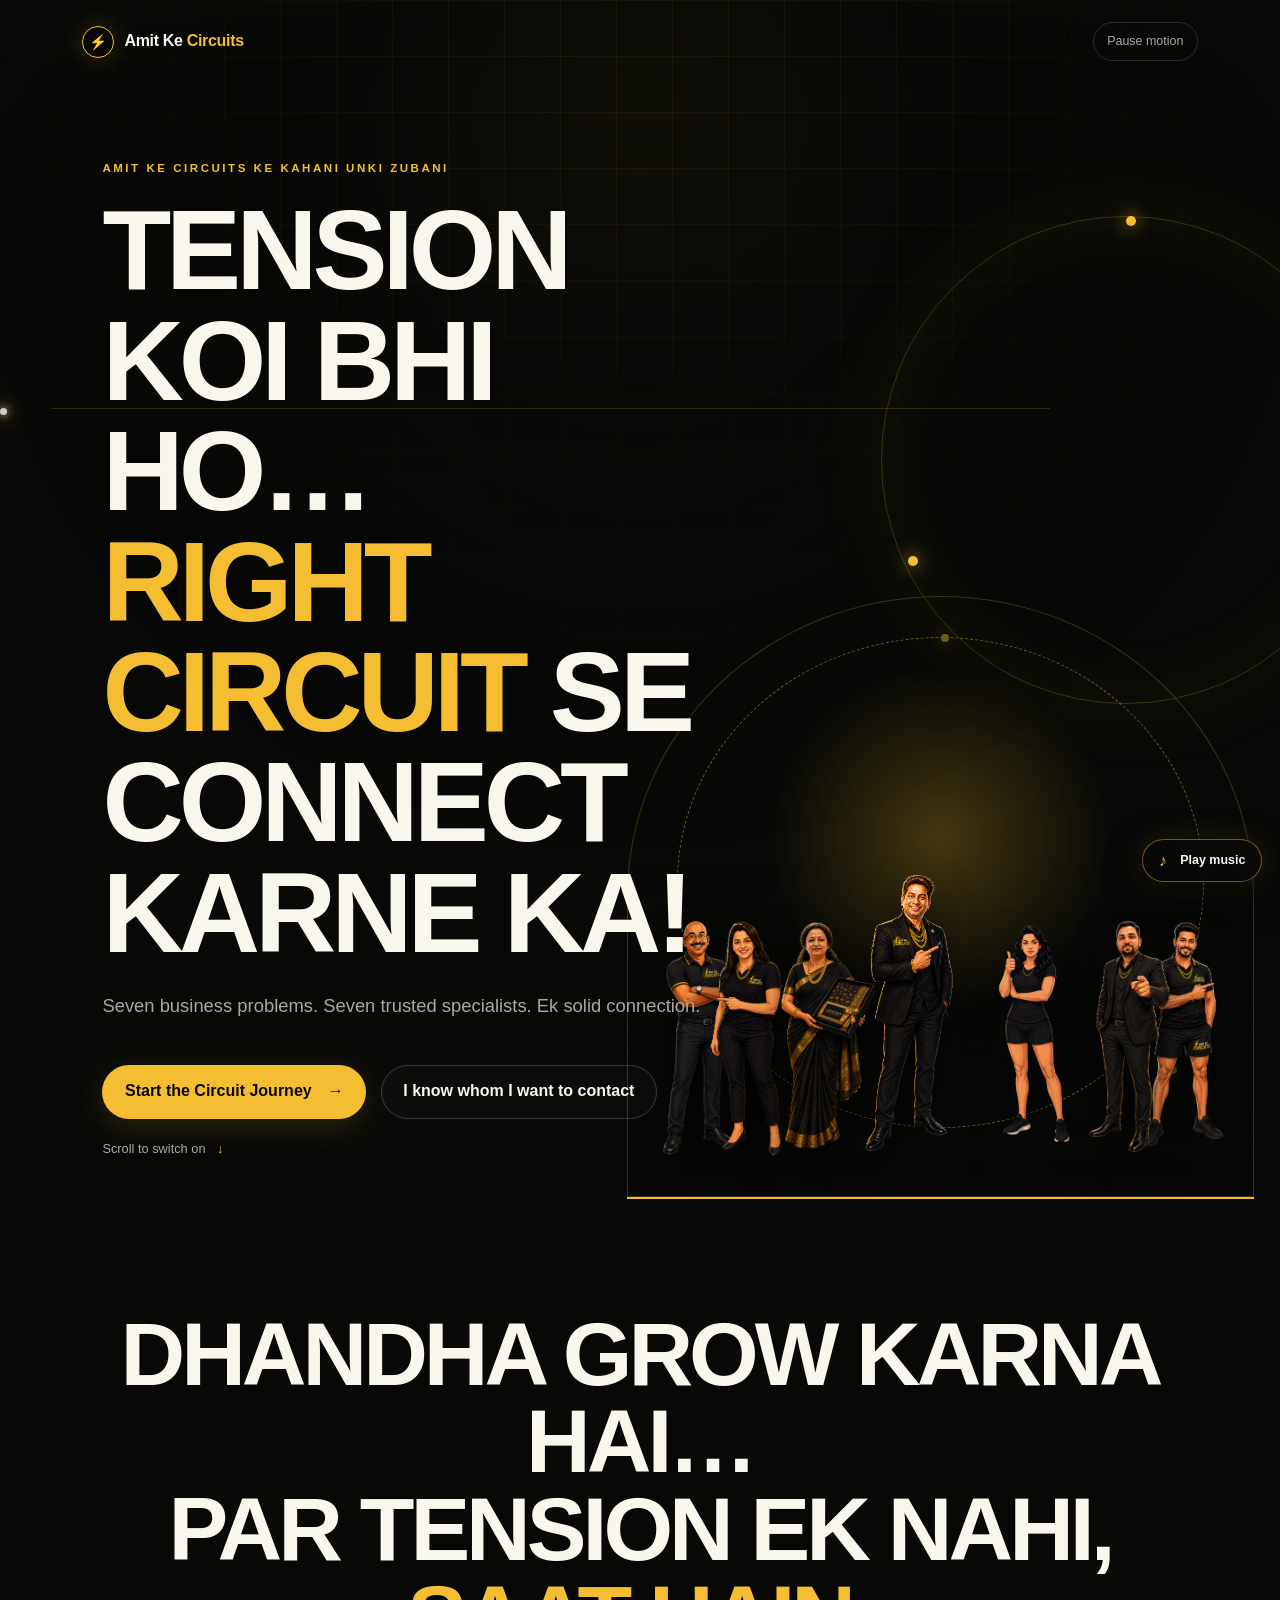
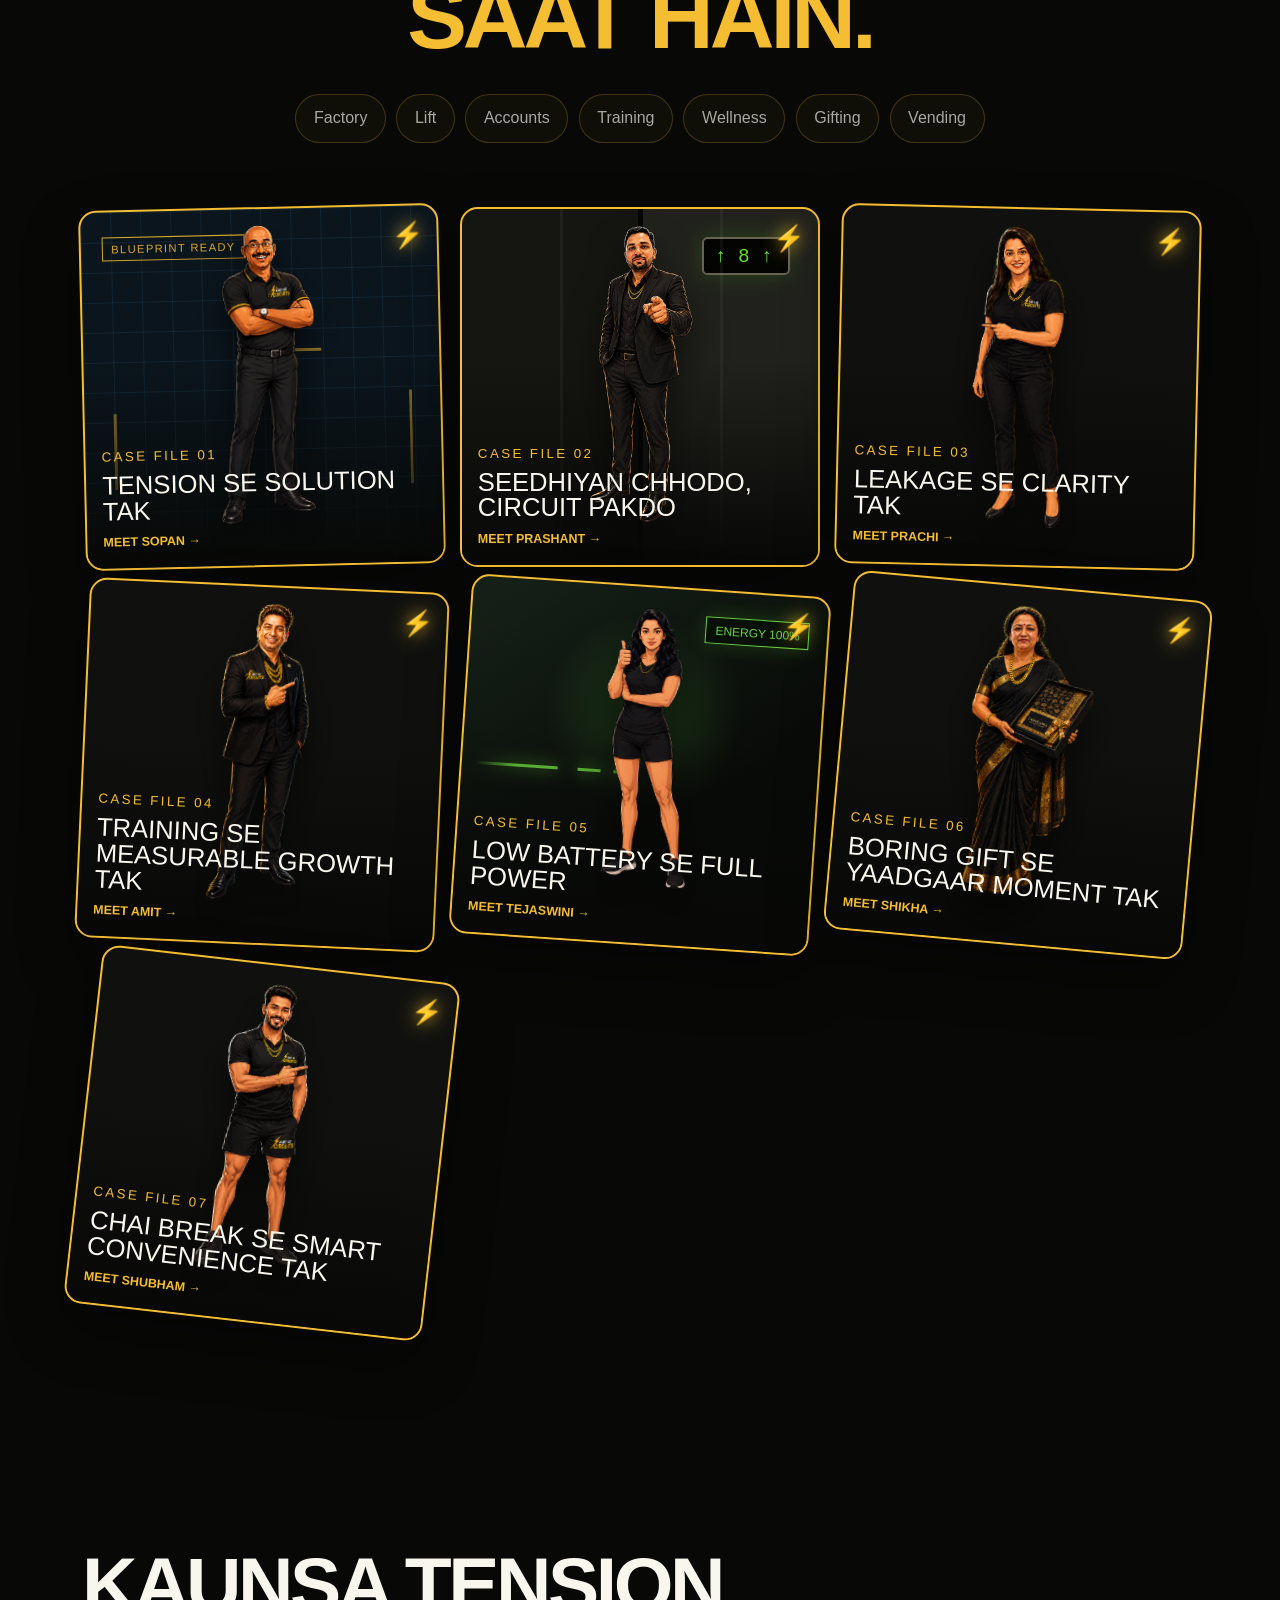
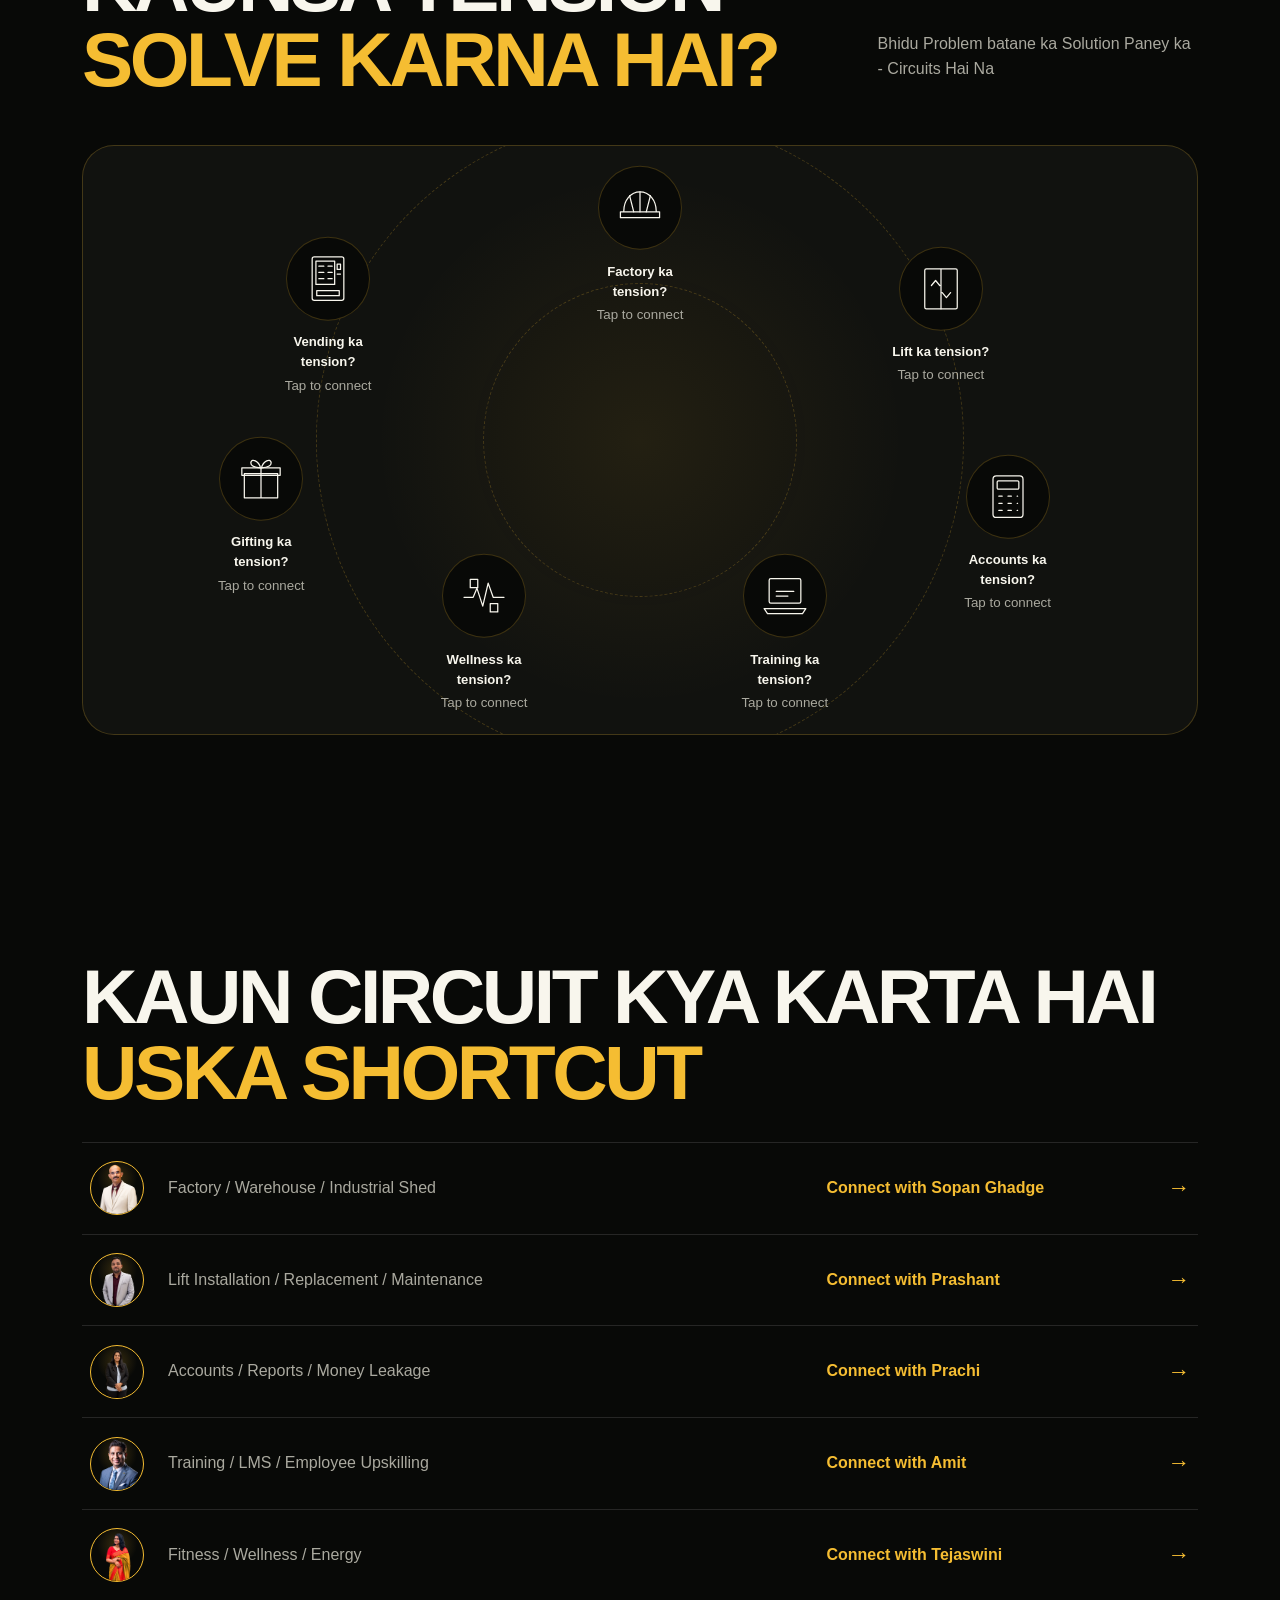
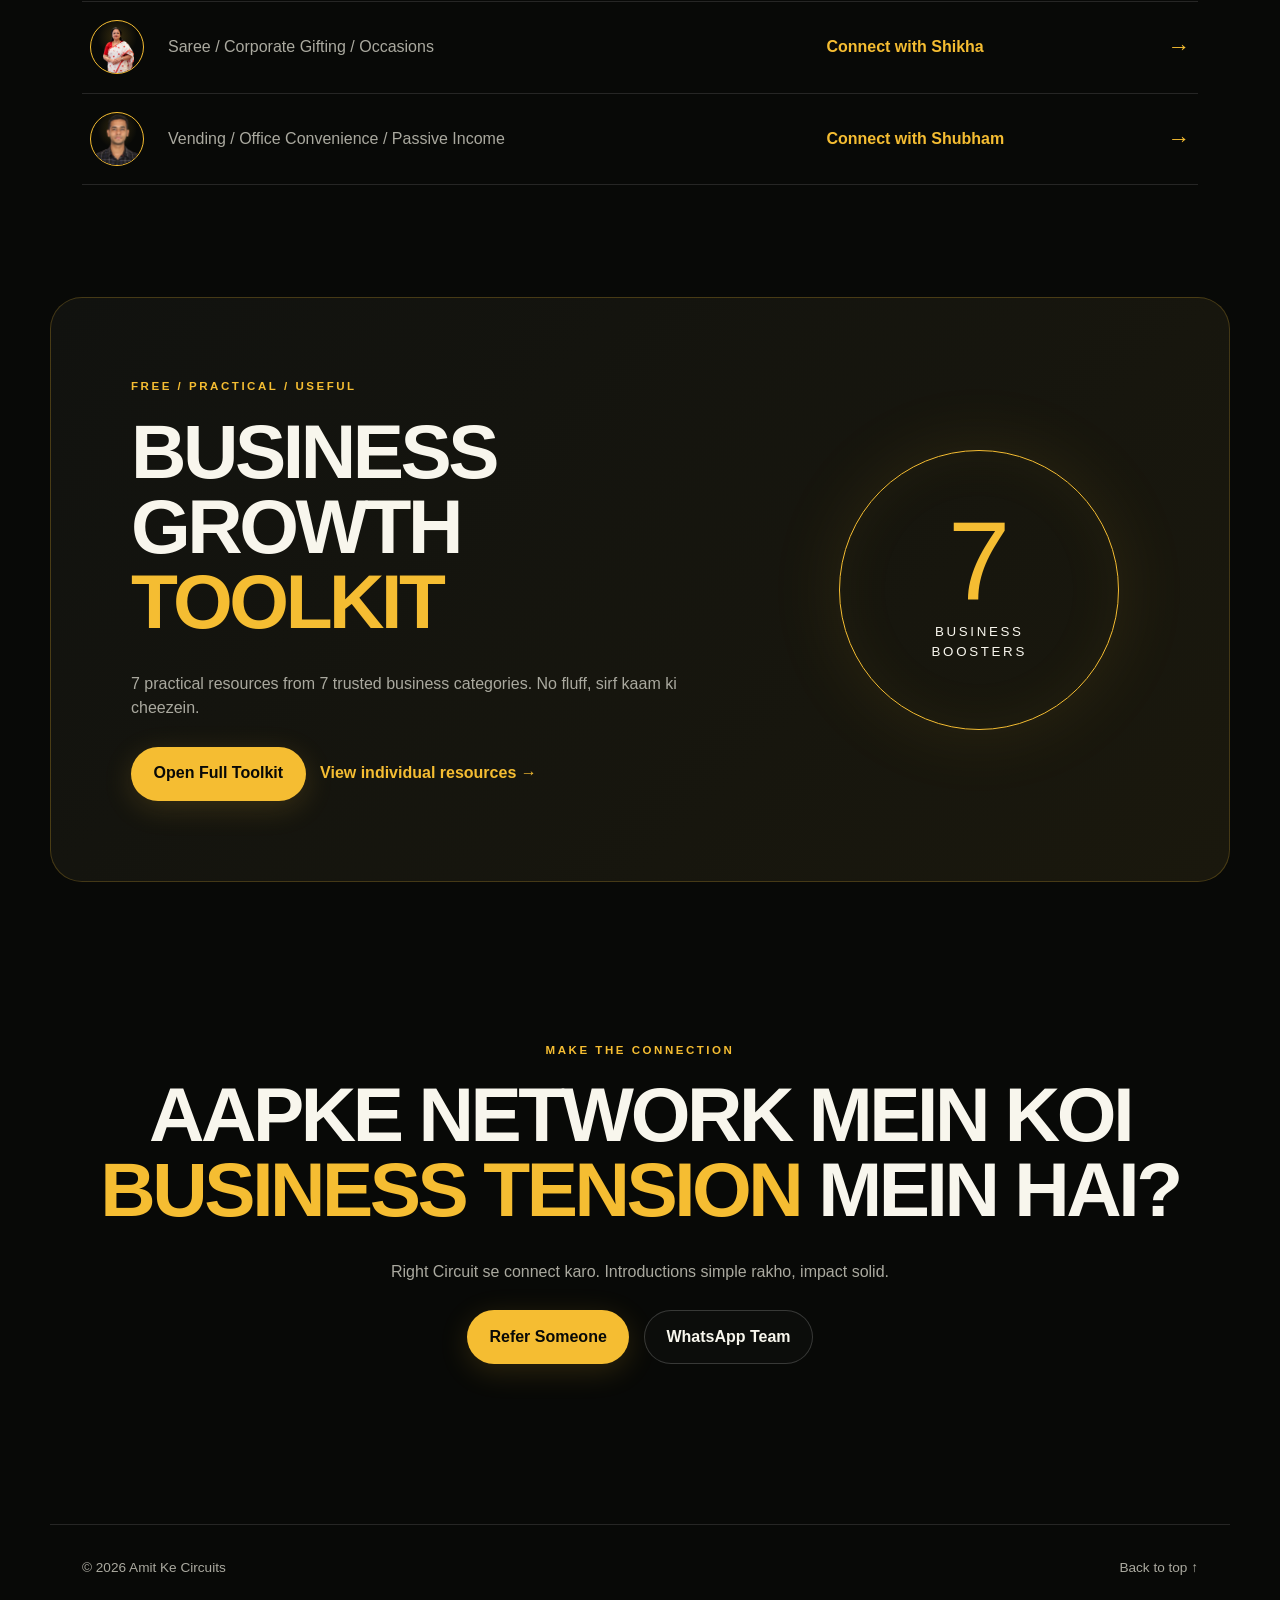
<file: index.html>
<!doctype html>
<html lang="en">
<head>
  <meta charset="utf-8">
  <meta name="viewport" content="width=device-width, initial-scale=1">
  <meta name="theme-color" content="#080907">
  <meta name="description" content="Amit Ke Circuits ke Kahani Unki Zubani.">
  <meta property="og:title" content="Amit Ke Circuits">
  <meta property="og:description" content="Tension koi bhi ho... Right Circuit se connect karne ka!">
  <meta name="apple-mobile-web-app-status-bar-style" content="black-translucent">

  <title>Amit Ke Circuits | Right Circuit se connection</title>
  <link rel="stylesheet" href="css/style.css">
  <link rel="stylesheet" href="css/animations.css">
  <link rel="stylesheet" href="css/responsive.css">

  
  <script src="js/data.js" defer></script>
  <script src="js/analytics.js" defer></script>
  <script src="js/audio.js" defer></script>
  <script src="js/main.js" defer></script>
</head>
<body class="home-page">
  <a class="skip-link" href="#main">Skip to journey</a>
  <div class="ambient-grid" aria-hidden="true"></div>
  <header class="site-header">
    <a class="brand" href="index.html" aria-label="Amit Ke Circuits home">
      <span class="brand-bolt">⚡</span><span>Amit Ke <strong>Circuits</strong></span>
    </a>
    <button class="sound-toggle" type="button" id="motion-toggle" aria-pressed="false">Pause motion</button>
  </header>

  <main id="main">
    <section class="hero" id="home" aria-labelledby="hero-title">
      <div class="spark-track" aria-hidden="true"><span class="spark"></span></div>
      <div class="eyebrow reveal-up">Amit Ke Circuits ke Kahani Unki Zubani</div>
      <h1 id="hero-title" class="reveal-up delay-1">Tension koi bhi ho…<br><span>right Circuit</span> se connect karne ka!</h1>
      <p class="hero-copy reveal-up delay-2">Seven business problems. Seven trusted specialists. Ek solid connection.</p>
      <div class="hero-actions reveal-up delay-3">
        <a class="button button-primary pulse" href="#journey" data-mode="story">Start the Circuit Journey <span>→</span></a>
        <button class="button button-ghost" type="button" data-mode="quick">I know whom I want to contact</button>
      </div>
      <div class="hero-character-stage reveal-up delay-2" aria-label="Animated Amit Ke Circuits characters">
        <div class="stage-circuit" aria-hidden="true"></div>
        <img class="hero-character hero-character-amit" src="assets/images/amit-character-v2.png" alt="Amit" fetchpriority="high">
        <img class="hero-character hero-character-prachi" src="assets/images/prachi-character-v2.png" alt="Prachi" fetchpriority="high">
        <img class="hero-character hero-character-sopan" src="assets/images/sopan-character-v2.png" alt="Sopan" fetchpriority="high">
        <img class="hero-character hero-character-shikha" src="assets/images/shikha-character-v2.png" alt="Shikha" fetchpriority="high">
        <img class="hero-character hero-character-tejaswini" src="assets/images/tejaswini-character-v2.png" alt="Tejaswini" fetchpriority="high">
        <img class="hero-character hero-character-prashant" src="assets/images/prashant-character-v2.png" alt="Prashant" fetchpriority="high">
        <img class="hero-character hero-character-shubham" src="assets/images/shubham-character-v2.png" alt="Shubham" fetchpriority="high">
      </div>
      <a class="scroll-cue" href="#setup">Scroll to switch on <span>↓</span></a>
      <div class="hero-orbit" aria-hidden="true"><span></span><span></span><span></span></div>
    </section>

    <section class="setup section" id="setup" aria-labelledby="setup-title">
      <h2 id="setup-title">Dhandha grow karna hai…<br>par tension ek nahi, <span>saat hain.</span></h2>
      <div class="tension-ticker" aria-label="Seven business categories">
        <span>Factory</span><span>Lift</span><span>Accounts</span><span>Training</span><span>Wellness</span><span>Gifting</span><span>Vending</span>
      </div>
      <div class="story-scenes" id="story-scenes" aria-label="Featured business tension stories"></div>
    </section>

    <section class="journey section" id="journey" aria-labelledby="journey-title">
      <div class="section-heading">
        <div>
          <h2 id="journey-title">Kaunsa tension<br><span>solve karna hai?</span></h2>
        </div>
        <p>Bhidu Problem batane ka Solution Paney ka - Circuits Hai Na</p>
      </div>
      <div class="prop-stage" id="prop-stage" aria-live="polite"></div>
      <div class="reveal-panel" id="reveal-panel" hidden></div>
    </section>

    <section class="quick section" id="quick-connect" aria-labelledby="quick-title">
      <div class="section-heading">
        <div>
          <p class="section-kicker">Quick Mode</p>
          <h2 id="quick-title">Seedha connection.<br><span>No detour.</span></h2>
        </div>
        <p>Already know the problem? Jump straight to the right Circuit.</p>
      </div>
      <div class="quick-grid" id="quick-grid"></div>
    </section>

    <section class="guide section" id="guide" aria-labelledby="guide-title">
      <h2 id="guide-title">Kaun Circuit Kya Karta Hai<br><span>Uska Shortcut</span></h2>
      <div class="guide-list" id="guide-list"></div>
    </section>

    <section class="toolkit-strip section" id="toolkit" aria-labelledby="toolkit-title">
      <div class="toolkit-copy">
        <p class="section-kicker">Free / Practical / Useful</p>
        <h2 id="toolkit-title">Business Growth<br><span>Toolkit</span></h2>
        <p>7 practical resources from 7 trusted business categories. No fluff, sirf kaam ki cheezein.</p>
        <div class="button-row">
          <a class="button button-primary" href="toolkit.html" data-track="toolkit_open">Open Full Toolkit</a>
          <a class="text-link" href="toolkit.html#resources">View individual resources →</a>
        </div>
      </div>
      <div class="toolkit-visual" aria-hidden="true"><span>7</span><small>business<br>boosters</small></div>
    </section>


    <!-- <section class="section ar-home" id="ar-home">
        <div class="section-heading">
            <div>
                <p class="section-kicker">WebAR Experience</p>
                <h2>Activate Circuit AR<span>⚡</span></h2>
            </div>
            <p> Scan the Circuit AR Badge and watch Amit Ke Circuits come alive.</p>
        </div>
        <div class="button-row">
            <a href="ar.html" class="button button-primary" data-track="ar_clicked"> Try AR Experience </a>
        </div>
    </section> -->


    <section class="final-cta section" id="refer" aria-labelledby="refer-title">
      <p class="section-kicker">Make The Connection</p>
      <h2 id="refer-title">Aapke network mein koi<br><span>business tension</span> mein hai?</h2>
      <p>Right Circuit se connect karo. Introductions simple rakho, impact solid.</p>
      <div class="hero-actions">
        <a class="button button-primary" id="refer-whatsapp" href="#">Refer Someone</a>
        <a class="button button-ghost" id="team-whatsapp" href="#">WhatsApp Team</a>
      </div>
    </section>
  </main>

  <footer class="site-footer"><span>© <span id="year"></span> Amit Ke Circuits</span><a href="#home">Back to top ↑</a></footer>
  <nav class="sticky-bar" aria-label="Quick actions">
    <a href="toolkit.html" data-track="toolkit_open"><span>▣</span>Toolkit</a>
    <a href="#refer"><span>↗</span>Refer</a>
    <a id="sticky-whatsapp" href="#"><span>◉</span>WhatsApp</a>
  </nav>
</body>
</html>
</file>
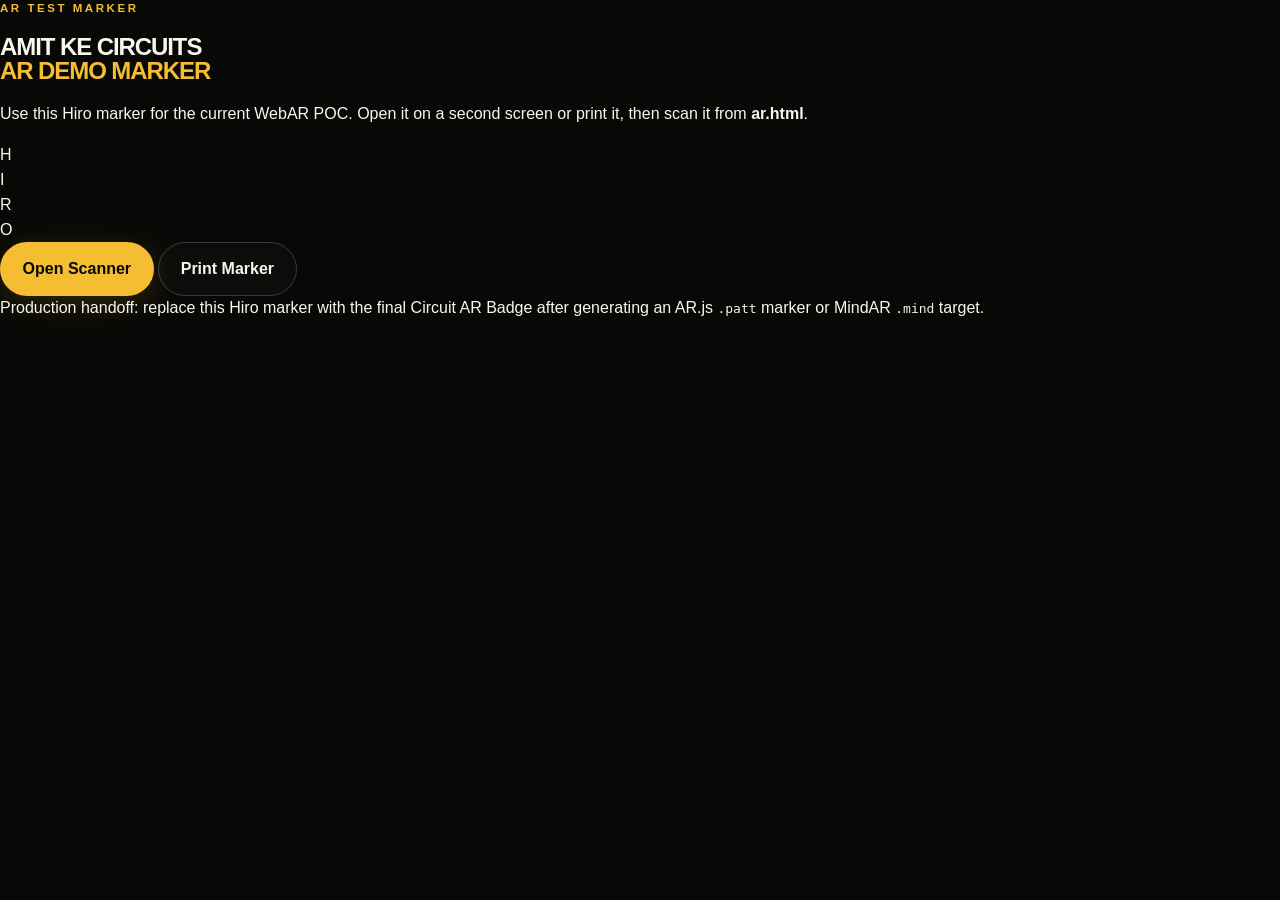
<file: ar-marker.html>
<!doctype html>
<html lang="en">
<head>
  <meta charset="utf-8">
  <meta name="viewport" content="width=device-width, initial-scale=1">
  <meta name="theme-color" content="#f7f3e8">
  <title>AR Test Marker | Amit Ke Circuits</title>
  <link rel="stylesheet" href="css/style.css">
  <link rel="stylesheet" href="css/ar.css">
</head>
<body class="marker-page">
  <main class="marker-sheet">
    <section class="marker-panel" aria-labelledby="marker-title">
      <p class="section-kicker">AR Test Marker</p>
      <h1 id="marker-title">Amit Ke Circuits<br><span>AR Demo Marker</span></h1>
      <p class="marker-note">Use this Hiro marker for the current WebAR POC. Open it on a second screen or print it, then scan it from <strong>ar.html</strong>.</p>

      <div class="hiro-marker" aria-label="AR.js Hiro marker">
        <div class="hiro-inner">
          <div class="hiro-h">H</div>
          <div class="hiro-i">I</div>
          <div class="hiro-r">R</div>
          <div class="hiro-o">O</div>
        </div>
      </div>

      <div class="marker-actions">
        <a class="button button-primary" href="ar.html">Open Scanner</a>
        <button class="button button-ghost" type="button" onclick="window.print()">Print Marker</button>
      </div>
      <p class="marker-footnote">Production handoff: replace this Hiro marker with the final Circuit AR Badge after generating an AR.js <code>.patt</code> marker or MindAR <code>.mind</code> target.</p>
    </section>
  </main>
</body>
</html>
</file>
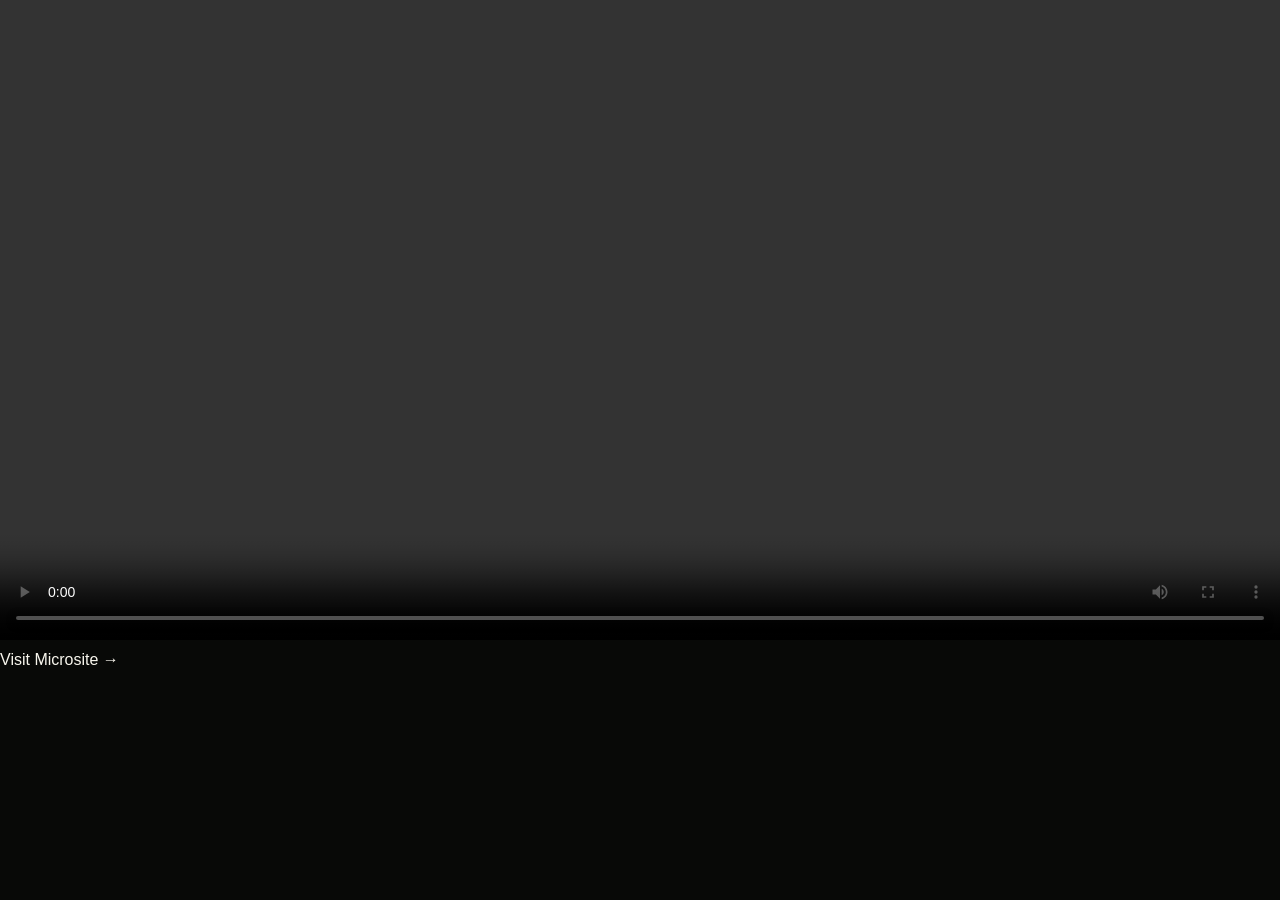
<file: ar.html>
<!doctype html>
<html>
<head>

<meta charset="utf-8">

<title>AR Experience</title>

<link rel="stylesheet" href="css/style.css">

<script src="js/data.js"></script>

<script src="js/ar.js" defer></script>

</head>

<body>

<video
id="memberVideo"
controls
autoplay
playsinline
width="100%">
</video>

<a id="visitBtn">
Visit Microsite →
</a>

</body>
</html>
</file>
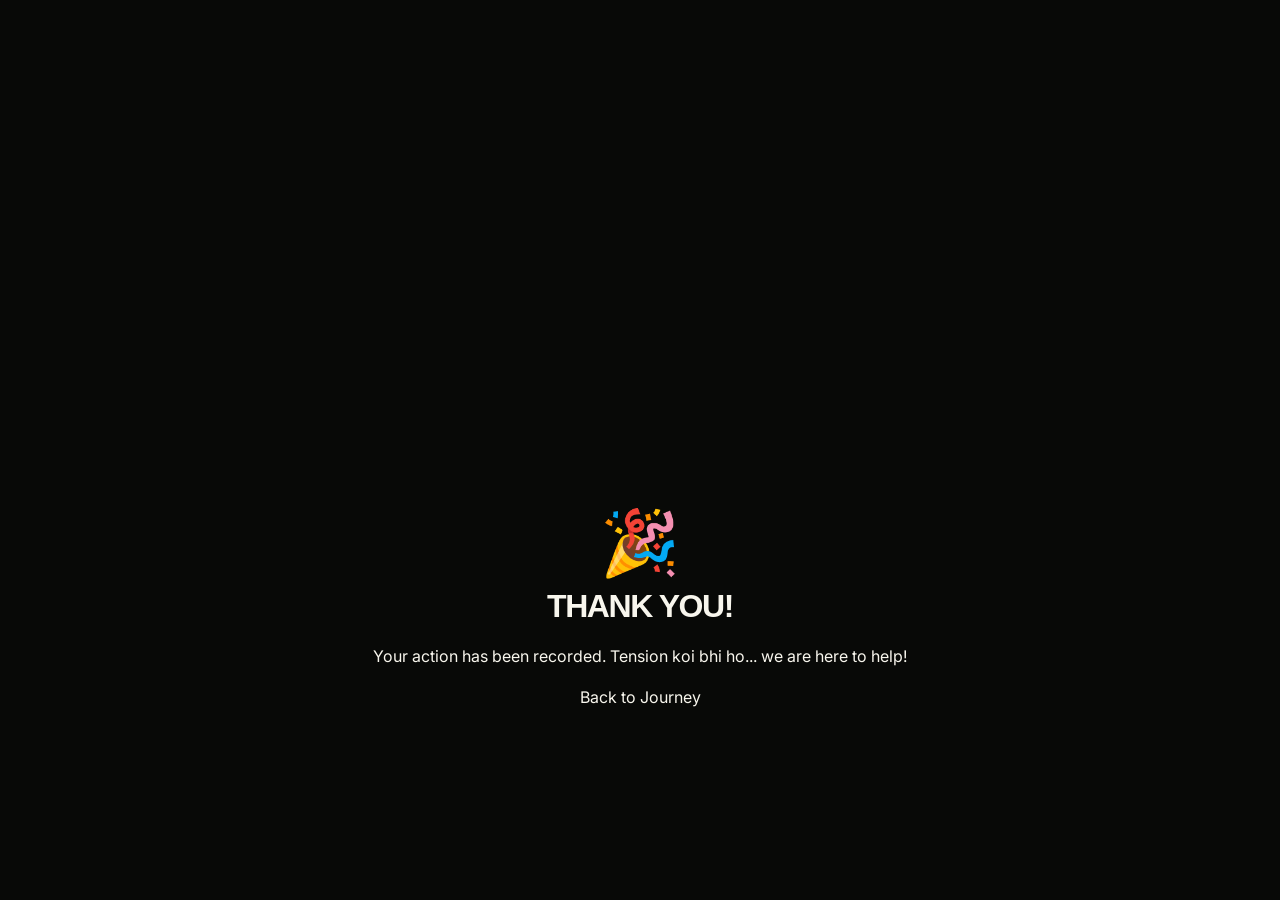
<file: thank-you.html>
<!DOCTYPE html>
<html lang="en">
<head>
    <meta charset="UTF-8">
    <meta name="viewport" content="width=device-width, initial-scale=1.0">
    <title>Thank You - Amit Ke Circuits</title>
    <link href="https://fonts.googleapis.com/css2?family=Inter:wght@400;500&family=Montserrat:wght@700&display=swap" rel="stylesheet">
    <link rel="stylesheet" href="css/style.css">
</head>
<body class = "thankyou-page">
    <div class="circuit-bg"></div>

    <div class="container fade-in-up">
        <div style="font-size: 4rem;">🎉</div>
        <h1 class="mt-2">Thank You!</h1>
        <p class="mt-2">Your action has been recorded. Tension koi bhi ho... we are here to help!</p>
        
        <div class="mt-4">
            <a href="index.html" class="btn">Back to Journey</a>
        </div>
    </div>
</body>
<!-- <body style="display: flex; flex-direction: column; justify-content: center; align-items: center; height: 100vh; text-align: center;">
    <div class="circuit-bg"></div>

    <div class="container fade-in-up">
        <div style="font-size: 4rem;">🎉</div>
        <h1 class="mt-2">Thank You!</h1>
        <p class="mt-2">Your action has been recorded. Tension koi bhi ho... we are here to help!</p>
        
        <div class="mt-4">
            <a href="index.html" class="btn">Back to Journey</a>
        </div>
    </div>
</body> -->
</html>
</file>
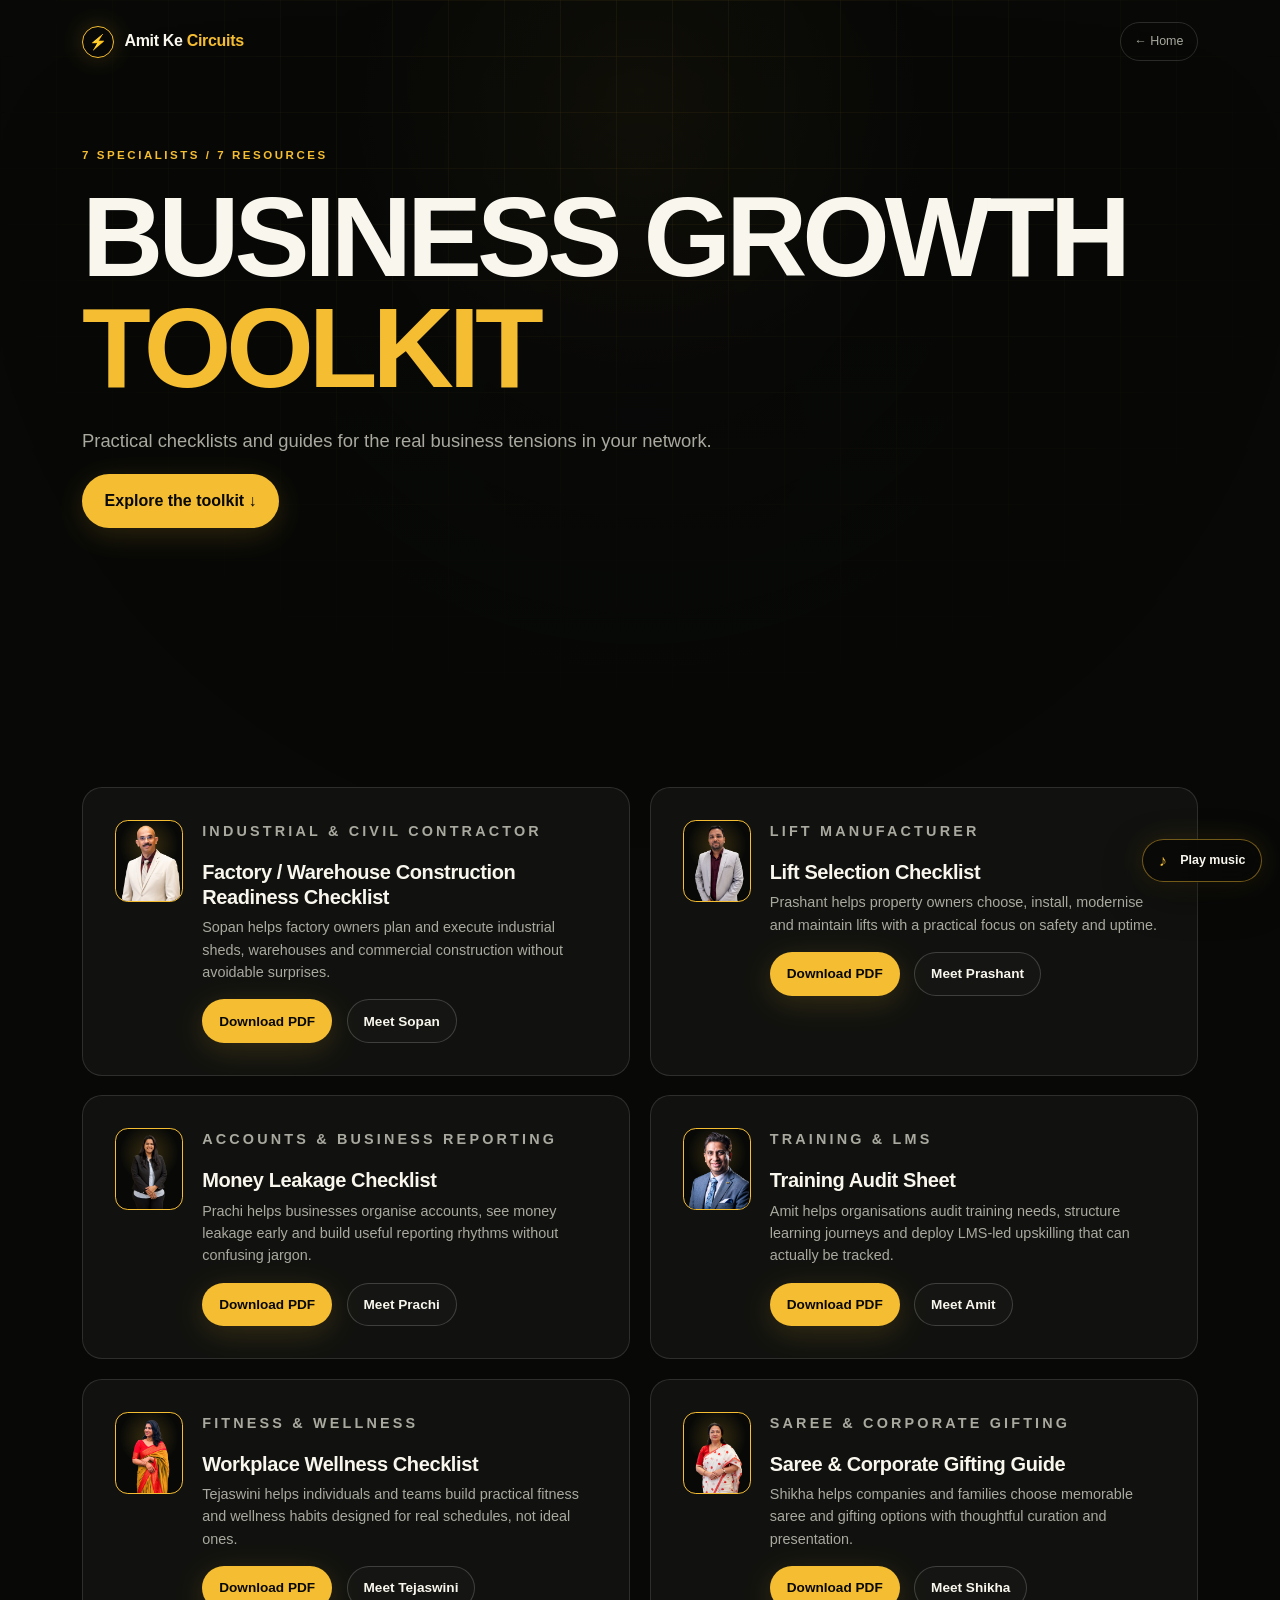
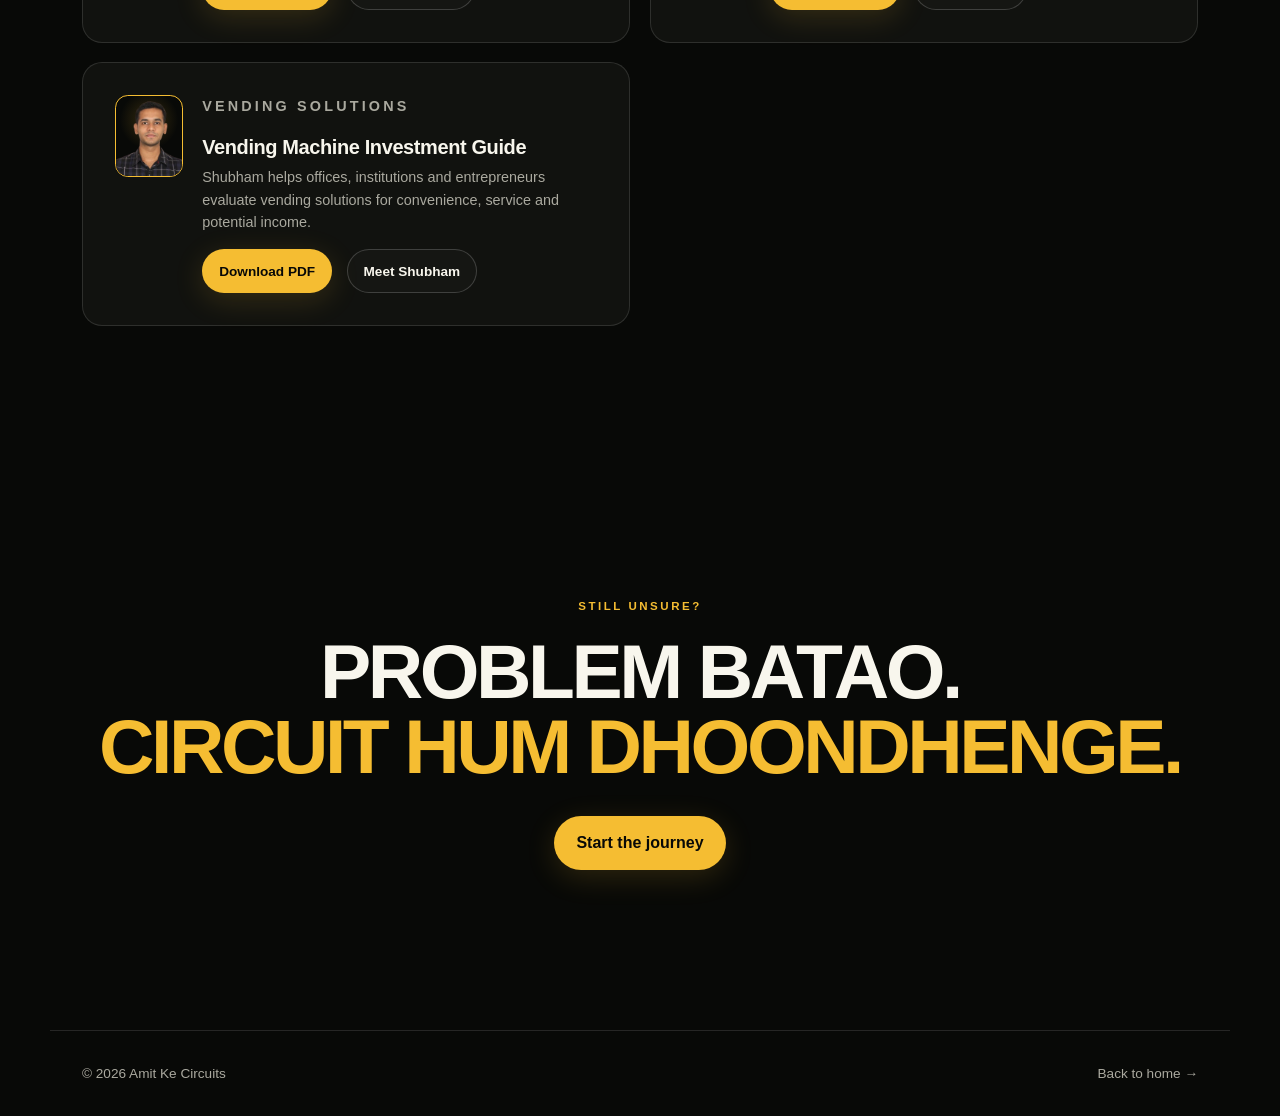
<file: toolkit.html>
<!doctype html>
<html lang="en">
<head>
  <meta charset="utf-8"><meta name="viewport" content="width=device-width, initial-scale=1"><meta name="theme-color" content="#080907">
  <title>Business Growth Toolkit | Amit Ke Circuits</title>
  <link rel="stylesheet" href="css/style.css"><link rel="stylesheet" href="css/animations.css"><link rel="stylesheet" href="css/responsive.css">
  <script src="js/data.js" defer></script><script src="js/analytics.js" defer></script><script src="js/audio.js" defer></script><script src="js/toolkit.js" defer></script>
</head>
<body class="inner-page"><div class="ambient-grid" aria-hidden="true"></div>
  <header class="site-header"><a class="brand" href="index.html"><span class="brand-bolt">⚡</span><span>Amit Ke <strong>Circuits</strong></span></a><a class="header-back" href="index.html">← Home</a></header>
    <main>
      <section class="page-hero section">
        <p class="section-kicker">7 Specialists / 7 Resources</p>
        <h1>Business Growth<br><span>Toolkit</span></h1>
        <p>Practical checklists and guides for the real business tensions in your network.</p>
        <a class="button button-primary" href="#resources">Explore the toolkit ↓</a>
      </section>
      
      <section class="section" id="resources">
        <div class="resource-grid" id="resource-grid"></div>
      </section>
      
      <section class="final-cta section">
        <p class="section-kicker">Still unsure?</p>
        <h2>Problem batao.<br><span>Circuit hum dhoondhenge.</span></h2>
        <a class="button button-primary" href="index.html#journey">Start the journey</a>
      </section>
    </main>
  <footer class="site-footer"><span>© <span id="year"></span> Amit Ke Circuits</span><a href="index.html">Back to home →</a></footer>
</body>
</html>
</file>
<file: css/style.css>
:root {
  --ink: #080907;
  --panel: #11120f;
  --panel-2: #171812;
  --gold: #f5bd32;
  --yellow: #ffe066;
  --white: #f8f6ed;
  --muted: #aaa99f;
  --line: rgba(245, 189, 50, .22);
  --display: Impact, "Arial Black", sans-serif;
  --body: Inter, ui-sans-serif, -apple-system, BlinkMacSystemFont, "Segoe UI", Arial, sans-serif;
  --radius: 1.25rem;
  --max: 1180px;
}

* { box-sizing: border-box; }
html { scroll-behavior: smooth; }
body { margin: 0; background: var(--ink); color: var(--white); font-family: var(--body); line-height: 1.55; overflow-x: hidden; }
a { color: inherit; text-decoration: none; }
button, a { -webkit-tap-highlight-color: transparent; }
button { font: inherit; }
img, video { max-width: 100%; }
::selection { background: var(--gold); color: var(--ink); }

.skip-link { position: fixed; left: 1rem; top: -5rem; z-index: 1000; padding: .8rem 1rem; background: var(--gold); color: var(--ink); font-weight: 700; }
.skip-link:focus { top: 1rem; }
.ambient-grid { position: fixed; inset: 0; z-index: -1; opacity: .34; background-image: linear-gradient(var(--line) 1px, transparent 1px), linear-gradient(90deg, var(--line) 1px, transparent 1px); background-size: 56px 56px; mask-image: radial-gradient(circle at 50% 20%, black, transparent 70%); }
.ambient-grid::after { content: ""; position: absolute; inset: 0; background: radial-gradient(circle at 50% 10%, rgba(245, 189, 50, .12), transparent 30%), linear-gradient(to bottom, transparent, var(--ink) 80%); }

.site-header { position: absolute; z-index: 20; top: 0; left: 0; right: 0; max-width: var(--max); margin: auto; display: flex; align-items: center; justify-content: space-between; padding: 1.4rem 2rem; }
.brand { display: flex; gap: .65rem; align-items: center; font-weight: 600; letter-spacing: -.02em; }
.brand strong { color: var(--gold); }
.brand-bolt { display: grid; place-items: center; width: 2rem; height: 2rem; border: 1px solid var(--gold); border-radius: 50%; color: var(--gold); font-size: .9rem; box-shadow: 0 0 24px rgba(245, 189, 50, .2); }
.sound-toggle, .header-back { color: var(--muted); background: transparent; border: 1px solid rgba(255,255,255,.14); border-radius: 999px; padding: .55rem .85rem; cursor: pointer; font-size: .78rem; }
.sound-toggle:hover, .header-back:hover { color: var(--white); border-color: var(--gold); }
.music-toggle { position: fixed; z-index: 70; right: 1.1rem; bottom: 1.1rem; min-height: 2.7rem; padding: .7rem 1rem .7rem 2.3rem; border: 1px solid rgba(245,189,50,.45); border-radius: 999px; color: var(--white); background: rgba(8,9,7,.88); backdrop-filter: blur(14px); cursor: pointer; font-size: .78rem; font-weight: 800; box-shadow: 0 14px 40px rgba(0,0,0,.38), 0 0 28px rgba(245,189,50,.12); }
.music-toggle::before { content: "♪"; position: absolute; left: .95rem; top: 50%; transform: translateY(-50%); color: var(--gold); font-size: 1rem; }
.music-toggle:hover { transform: translateY(-2px); border-color: var(--gold); color: var(--gold); }
.music-toggle[data-music-state="on"] { background: var(--gold); color: var(--ink); border-color: var(--gold); }
.music-toggle[data-music-state="on"]::before { color: var(--ink); }
.music-toggle[data-music-state="missing"] { color: var(--muted); border-color: rgba(255,255,255,.14); }

.section { max-width: var(--max); margin: 0 auto; padding: 7rem 2rem; position: relative; }
.section-kicker, .eyebrow { margin: 0 0 1.1rem; color: var(--gold); text-transform: uppercase; letter-spacing: .22em; font-size: .72rem; font-weight: 700; }
h1, h2, h3, p { margin-top: 0; }
h1, h2 { font-family: var(--display); text-transform: uppercase; line-height: .98; letter-spacing: -.045em; }
h1 span, h2 span { color: var(--gold); }
h2 { font-size: clamp(2.6rem, 6vw, 5.8rem); margin-bottom: 2rem; }
.section-heading { display: grid; grid-template-columns: 1.4fr .6fr; gap: 3rem; align-items: end; margin-bottom: 3rem; }
.section-heading h2 { margin-bottom: 0; }
.section-heading > p { color: var(--muted); max-width: 28rem; }

.hero { min-height: 100svh; max-width: 1440px; margin: auto; padding: 10rem max(2rem, 8vw) 5rem; display: flex; flex-direction: column; justify-content: center; position: relative; overflow: hidden; }
.hero > .eyebrow, .hero > h1, .hero > .hero-copy, .hero > .hero-actions { position: relative; z-index: 3; max-width: 58%; }
.hero::before { content: ""; position: absolute; width: 38vw; height: 38vw; min-width: 340px; min-height: 340px; right: -7vw; top: 18%; border: 1px solid var(--line); border-radius: 50%; box-shadow: inset 0 0 80px rgba(245,189,50,.05), 0 0 90px rgba(245,189,50,.05); }
.hero h1, .page-hero h1, .fallback-page h1 { font-size: clamp(3.5rem, 8.8vw, 8.2rem); max-width: 1120px; margin: 0 0 1.5rem; }
.hero > h1 { max-width: 58%; }
.hero-copy { max-width: 39rem; font-size: 1.15rem; color: var(--muted); }
.hero-actions, .button-row { display: flex; flex-wrap: wrap; gap: .9rem; align-items: center; margin-top: 1.6rem; }
.button { min-height: 3.35rem; display: inline-flex; align-items: center; justify-content: center; gap: 1rem; border: 1px solid transparent; border-radius: 999px; padding: .85rem 1.35rem; font-weight: 700; cursor: pointer; transition: .25s ease; }
.button-primary { background: var(--gold); color: var(--ink); box-shadow: 0 7px 30px rgba(245,189,50,.16); }
.button-primary:hover { background: var(--yellow); transform: translateY(-2px); box-shadow: 0 12px 38px rgba(245,189,50,.24); }
.button-ghost { background: rgba(255,255,255,.02); color: var(--white); border-color: rgba(255,255,255,.18); }
.button-ghost:hover { border-color: var(--gold); color: var(--gold); transform: translateY(-2px); }
.button-small { min-height: 2.7rem; padding: .65rem 1rem; font-size: .85rem; }
.text-link { color: var(--gold); font-weight: 700; }
.scroll-cue { position: absolute; bottom: 2.5rem; left: max(2rem, 8vw); color: var(--muted); font-size: .8rem; }
.scroll-cue span { color: var(--gold); margin-left: .5rem; }
.hero-orbit { position: absolute; width: 38vw; height: 38vw; min-width: 340px; min-height: 340px; right: -7vw; top: 18%; animation: rotate 24s linear infinite; }
.hero-orbit span { position: absolute; width: 10px; height: 10px; border-radius: 50%; background: var(--gold); box-shadow: 0 0 18px var(--gold); }
.hero-orbit span:nth-child(1) { left: 50%; top: 0; }.hero-orbit span:nth-child(2) { right: 2%; top: 62%; }.hero-orbit span:nth-child(3) { left: 5%; top: 70%; }
.hero-poster { position: absolute; z-index: 2; right: 3.5vw; bottom: 8vh; width: min(48vw, 720px); margin: 0; border: 2px solid var(--gold); border-radius: 1.5rem; overflow: hidden; transform: rotate(1.5deg); box-shadow: 0 30px 100px rgba(0,0,0,.75), 0 0 55px rgba(245,189,50,.13); }
.hero-poster::before { content: ""; position: absolute; z-index: 1; inset: 0; background: linear-gradient(90deg, rgba(8,9,7,.52), transparent 34%), linear-gradient(to top, rgba(8,9,7,.82), transparent 36%); pointer-events: none; }
.hero-poster img { display: block; width: 100%; aspect-ratio: 16/9; object-fit: cover; }
.hero-poster figcaption { position: absolute; z-index: 2; left: 1.1rem; bottom: .85rem; text-transform: uppercase; font-size: .7rem; letter-spacing: .14em; }
.hero-poster figcaption span { color: var(--ink); background: var(--gold); padding: .25rem .45rem; margin-right: .5rem; font-weight: 800; }
.hero-character-stage { position: absolute; z-index: 2; right: 2vw; bottom: 0; width: min(49vw, 730px); height: min(76vh, 760px); overflow: hidden; border-bottom: 2px solid var(--gold); }
.hero-character-stage::before { content: ""; position: absolute; inset: 12% 0 0; background: radial-gradient(circle at 50% 40%, rgba(245,189,50,.25), transparent 36%), linear-gradient(to top, var(--ink), transparent 55%); border: 1px solid var(--line); border-radius: 50% 50% 0 0; }
.stage-circuit { position: absolute; inset: 18% 8% 10%; border: 1px dashed var(--gold); border-radius: 50%; opacity: .45; animation: rotate 28s linear infinite; }
.stage-circuit::before, .stage-circuit::after { content: ""; position: absolute; background: var(--gold); border-radius: 50%; box-shadow: 0 0 18px var(--gold); width: 8px; height: 8px; }
.stage-circuit::before { top: -4px; left: 50%; }.stage-circuit::after { bottom: 11%; right: 5%; }
.hero-character { position: absolute; bottom: 2.2rem; width: 26%; height: 54%; object-fit: contain; object-position: bottom; filter: drop-shadow(0 24px 20px rgba(0,0,0,.55)); transform-origin: 50% 100%; animation: character-arrive .9s cubic-bezier(.2,.8,.2,1) both, character-float 4.6s ease-in-out 1s infinite; }
.hero-character-amit { left: 30%; z-index: 5; height: 72%; width: 31%; animation-delay: .1s, 1.15s; }
.hero-character-prachi { left: 6%; z-index: 2; height: 50%; animation-delay: .18s, 1.2s; }
.hero-character-sopan { left: -2%; z-index: 1; height: 58%; animation-delay: .26s, 1.25s; }
.hero-character-shikha { left: 18%; z-index: 3; height: 56%; animation-delay: .34s, 1.3s; }
.hero-character-tejaswini { left: 51%; z-index: 4; height: 63%; animation-delay: .42s, 1.35s; }
.hero-character-prashant { right: 7%; z-index: 3; height: 60%; animation-delay: .5s, 1.4s; }
.hero-character-shubham { right: -2%; z-index: 2; height: 56%; animation-delay: .58s, 1.45s; }
.spark-track { position: absolute; left: 0; right: 0; top: 34%; height: 1px; background: linear-gradient(90deg, transparent 4%, var(--line) 4%, var(--line) 82%, transparent 82%); opacity: .8; }
.spark { display: block; width: 7px; height: 7px; border-radius: 50%; background: white; box-shadow: 0 0 8px white, 0 0 18px var(--gold), 0 0 35px var(--gold); animation: spark-travel 4s ease-in-out infinite; }

.setup { min-height: 82vh; display: flex; flex-direction: column; justify-content: center; text-align: center; }
.setup h2 { font-size: clamp(3rem, 7vw, 7rem); }
.tension-ticker { display: flex; gap: .65rem; justify-content: center; flex-wrap: wrap; }
.tension-ticker span { border: 1px solid var(--line); background: rgba(245,189,50,.03); border-radius: 999px; color: var(--muted); padding: .7rem 1.1rem; animation: word-glow 7s infinite; }
.tension-ticker span:nth-child(2) { animation-delay: 1s }.tension-ticker span:nth-child(3) { animation-delay: 2s }.tension-ticker span:nth-child(4) { animation-delay: 3s }.tension-ticker span:nth-child(5) { animation-delay: 4s }.tension-ticker span:nth-child(6) { animation-delay: 5s }.tension-ticker span:nth-child(7) { animation-delay: 6s }
.story-scenes { margin-top: 4rem; display: grid; grid-template-columns: repeat(3,1fr); gap: 1.1rem; perspective: 1200px; }
.story-scene { position: relative; padding: 0; aspect-ratio: 1; overflow: hidden; border: 2px solid var(--gold); border-radius: 1.1rem; background: var(--panel); color: var(--white); cursor: pointer; text-align: left; transform: rotate(calc((var(--scene-index) - 1) * 1.3deg)); box-shadow: 0 24px 55px rgba(0,0,0,.42); transition: transform .3s ease, box-shadow .3s ease; }
.story-scene::before { content: ""; position: absolute; z-index: 1; inset: 0; background: linear-gradient(to top, rgba(8,9,7,.98) 3%, rgba(8,9,7,.12) 58%); }
.story-scene::after { content: "⚡"; position: absolute; z-index: 2; right: .8rem; top: .6rem; color: var(--gold); font-size: 1.6rem; filter: drop-shadow(0 0 9px var(--gold)); }
.story-scene img { position: absolute; z-index: 1; inset: 3% 0 9%; width: 100%; height: 88%; object-fit: contain; object-position: center bottom; transition: transform .45s ease; filter: drop-shadow(0 22px 17px rgba(0,0,0,.52)); transform-origin: 50% 100%; animation: character-float 4.4s ease-in-out infinite; }
.story-scene-copy { position: absolute; z-index: 3; inset: auto 1rem 1rem; display: grid; }
.story-scene-copy small { color: var(--gold); text-transform: uppercase; letter-spacing: .18em; }
.story-scene-copy strong { font: clamp(1.25rem,2vw,2rem)/1 var(--display); text-transform: uppercase; margin: .35rem 0 .55rem; }
.story-scene-copy b { font-size: .78rem; color: var(--gold); text-transform: uppercase; }
.story-scene:hover { transform: rotate(0) translateY(-10px) scale(1.025); box-shadow: 0 36px 70px rgba(0,0,0,.55), 0 0 35px rgba(245,189,50,.12); }
.story-scene:hover img { transform: scale(1.06); }
.stage-effect { position: absolute; z-index: 0; inset: 0; pointer-events: none; overflow: hidden; }
.character-prashant { background: linear-gradient(90deg, #171712 0 49.3%, #060704 49.5% 50.5%, #24251f 50.7% 100%); }
.character-prashant .stage-effect::before { content: "↑ 8 ↑"; position: absolute; right: 8%; top: 8%; padding: .35rem .75rem; color: #73ff2f; background: #030401; border: 2px solid #756f5d; border-radius: .35rem; font: 1.2rem var(--display); letter-spacing: .2em; box-shadow: 0 0 22px rgba(115,255,47,.18); }
.character-prashant .stage-effect::after { content: ""; position: absolute; left: 50%; top: 0; bottom: 0; width: 3px; background: #050505; box-shadow: -80px 0 0 rgba(255,255,255,.05), 80px 0 0 rgba(255,255,255,.05); animation: lift-glow 2.8s ease-in-out infinite; }
.character-tejaswini { background: radial-gradient(circle at 50% 35%, rgba(83,190,59,.25), transparent 34%), linear-gradient(145deg,#17251a,#090b08 62%); }
.character-tejaswini .stage-effect::before { content: "ENERGY 100%"; position: absolute; right: 5%; top: 7%; color: #75ee43; border: 1px solid #75ee43; background: #071006; padding: .35rem .55rem; font: .75rem var(--display); box-shadow: 0 0 20px rgba(117,238,67,.2); animation: energy-pulse 1.6s ease-in-out infinite; }
.character-tejaswini .stage-effect::after { content: ""; position: absolute; left: 4%; right: 4%; top: 52%; height: 3px; background: linear-gradient(90deg,transparent,#75ee43 12% 25%,transparent 25% 31%,#75ee43 31% 38%,transparent 38% 42%,#75ee43 42% 47%,transparent 47% 100%); filter: drop-shadow(0 0 8px #75ee43); animation: heartbeat-run 2.2s linear infinite; }
.character-sopan { background-color: #0b1720; background-image: linear-gradient(rgba(68,156,211,.12) 1px,transparent 1px),linear-gradient(90deg,rgba(68,156,211,.12) 1px,transparent 1px); background-size: 30px 30px; }
.character-sopan .stage-effect::before { content: ""; position: absolute; left: 8%; right: 8%; bottom: 22%; height: 38%; border: 3px solid rgba(245,189,50,.68); border-bottom: 0; clip-path: polygon(0 100%,0 45%,18% 45%,18% 22%,44% 22%,44% 0,70% 0,70% 32%,100% 32%,100% 100%); animation: blueprint-rise 3.2s ease-in-out infinite; }
.character-sopan .stage-effect::after { content: "BLUEPRINT READY"; position: absolute; left: 6%; top: 7%; color: var(--gold); border: 1px solid var(--gold); padding: .3rem .5rem; font: .7rem var(--display); letter-spacing: .12em; }

.prop-stage { min-height: 590px; position: relative; border: 1px solid var(--line); border-radius: 2rem; background: radial-gradient(circle at 50% 50%, rgba(245,189,50,.08), transparent 42%), var(--panel); overflow: hidden; }
.prop-stage::before, .prop-stage::after { content: ""; position: absolute; left: 50%; top: 50%; transform: translate(-50%,-50%); border: 1px dashed var(--line); border-radius: 50%; width: 58%; aspect-ratio: 1; }
.prop-stage::after { width: 28%; }
.prop-button { --x: 50%; --y: 50%; position: absolute; z-index: 2; left: var(--x); top: var(--y); transform: translate(-50%,-50%); width: 122px; border: 0; background: transparent; color: var(--white); cursor: pointer; text-align: center; }
.prop-button:nth-child(1) { --x: 50%; --y: 17%; }.prop-button:nth-child(2) { --x: 77%; --y: 29%; }.prop-button:nth-child(3) { --x: 83%; --y: 66%; }.prop-button:nth-child(4) { --x: 63%; --y: 83%; }.prop-button:nth-child(5) { --x: 36%; --y: 83%; }.prop-button:nth-child(6) { --x: 16%; --y: 63%; }.prop-button:nth-child(7) { --x: 22%; --y: 29%; }
.prop-icon { width: 84px; aspect-ratio: 1; margin: 0 auto .7rem; display: grid; place-items: center; border: 1px solid var(--line); border-radius: 50%; background: var(--ink); transition: .28s ease; position: relative; }
.prop-icon::after { content: ""; position: absolute; inset: -7px; border: 1px dashed transparent; border-radius: 50%; transition: .28s; }
.prop-icon svg { width: 50px; height: 50px; fill: none; stroke: currentColor; stroke-width: 3; stroke-linecap: round; stroke-linejoin: round; }
.prop-button strong { display: block; font-size: .82rem; }.prop-button small { color: var(--muted); }
.prop-button:hover .prop-icon, .prop-button.active .prop-icon, .prop-button:focus-visible .prop-icon { color: var(--gold); border-color: var(--gold); transform: translateY(-5px) scale(1.06); box-shadow: 0 0 32px rgba(245,189,50,.25); }
.prop-button:hover .prop-icon::after, .prop-button.active .prop-icon::after { border-color: var(--gold); transform: rotate(20deg); }
.reveal-panel { position: relative; z-index: 5; margin: -4rem auto 0; width: calc(100% - 4rem); max-width: 900px; padding: 2.2rem; background: rgba(23,24,18,.97); border: 1px solid var(--gold); border-radius: var(--radius); box-shadow: 0 30px 80px rgba(0,0,0,.55); }
.reveal-panel[hidden] { display: none; }
.reveal-grid { display: grid; grid-template-columns: minmax(180px, 310px) 1fr; gap: 2rem; align-items: center; }
.reveal-scene { align-self: stretch; min-height: 270px; border-radius: 1rem; overflow: hidden; border: 1px solid var(--gold); position: relative; }
.reveal-scene::after { content: ""; position: absolute; inset: 0; box-shadow: inset 0 0 55px rgba(0,0,0,.3); }
.reveal-scene img { width: 100%; height: 100%; object-fit: cover; display: block; }
.reveal-character-stage { align-self: stretch; min-height: 310px; border-radius: 1rem; overflow: hidden; border: 1px solid var(--gold); position: relative; }
.reveal-character-stage > img { position: absolute; z-index: 2; left: 5%; right: 5%; bottom: 0; width: 90%; height: 94%; object-fit: contain; object-position: center bottom; filter: drop-shadow(0 18px 15px rgba(0,0,0,.5)); animation: character-arrive .55s cubic-bezier(.2,.8,.2,1) both, character-float 4s ease-in-out .6s infinite; }
.reveal-profile { background: radial-gradient(circle at 50% 36%,rgba(245,189,50,.2),transparent 40%),linear-gradient(145deg,#252116,var(--ink)); }
.reveal-profile > img { height: 92%; }
.reveal-prop { display: grid; justify-items: center; gap: 1rem; }.reveal-prop .prop-icon { width: 110px; margin: 0; color: var(--gold); }.reveal-prop .member-monogram { width: 88px; font-size: 1.5rem; }
.member-monogram { width: 120px; aspect-ratio: 1; display: grid; place-items: center; border-radius: 50%; background: var(--gold); color: var(--ink); font: 2.1rem var(--display); position: relative; }
.member-monogram::after { content: ""; position: absolute; inset: 8px; border: 1px dashed var(--ink); border-radius: inherit; opacity: .4; }
.reveal-panel h3 { font: clamp(1.7rem,4vw,3.3rem)/1 var(--display); text-transform: uppercase; margin-bottom: .45rem; }
.reveal-category { color: var(--gold); font-weight: 700; }.reveal-tagline { font-size: 1.15rem; }.reveal-hint { color: var(--muted); font-size: .9rem; }

.quick { display: none; }
.quick.is-open { display: block; animation: reveal-up .5s ease both; }
.quick-grid { display: grid; grid-template-columns: repeat(2, 1fr); gap: 1rem; }
.quick-card { display: grid; grid-template-columns: 64px 1fr auto; align-items: center; gap: 1rem; padding: 1rem; border: 1px solid rgba(255,255,255,.12); border-radius: 1rem; background: var(--panel); transition: .2s; }
.quick-card:hover { border-color: var(--gold); transform: translateY(-2px); }
.quick-card .prop-icon { width: 64px; margin: 0; }.quick-card .prop-icon svg { width: 36px; height: 36px; }.quick-card strong { display: block; }.quick-card small { color: var(--muted); }.quick-arrow { color: var(--gold); font-size: 1.4rem; }
.quick-avatar, .guide-avatar, .resource-avatar { display: block; overflow: hidden; border: 1px solid var(--gold); background: radial-gradient(circle at 50% 30%,rgba(245,189,50,.2),transparent 45%),var(--ink); }
.quick-avatar { width: 64px; height: 64px; border-radius: 50%; }.quick-avatar img, .guide-avatar img, .resource-avatar img { width: 100%; height: 100%; object-fit: contain; object-position: center bottom; display: block; }

.guide-list { border-top: 1px solid rgba(255,255,255,.12); }
.guide-row { display: grid; grid-template-columns: 54px 2fr 1fr auto; gap: 1.5rem; align-items: center; padding: 1.15rem .5rem; border-bottom: 1px solid rgba(255,255,255,.12); transition: .2s; }
.guide-avatar { width: 54px; height: 54px; border-radius: 50%; }
.guide-row:hover { padding-left: 1.2rem; background: linear-gradient(90deg, rgba(245,189,50,.06), transparent); }
.guide-row strong { color: var(--gold); }.guide-row span { color: var(--muted); }

.toolkit-strip { display: grid; grid-template-columns: 1.3fr .7fr; align-items: center; gap: 3rem; border: 1px solid var(--line); background: linear-gradient(135deg, var(--panel), #1a180d); border-radius: 2rem; padding: 5rem; }
.toolkit-copy > p:not(.section-kicker) { max-width: 38rem; color: var(--muted); }
.toolkit-visual { width: min(280px, 100%); aspect-ratio: 1; justify-self: center; display: grid; place-content: center; border: 1px solid var(--gold); border-radius: 50%; text-align: center; box-shadow: 0 0 80px rgba(245,189,50,.09), inset 0 0 60px rgba(245,189,50,.05); }
.toolkit-visual span { font: 7rem/.8 var(--display); color: var(--gold); }.toolkit-visual small { margin-top: 1rem; text-transform: uppercase; letter-spacing: .2em; }
.final-cta { text-align: center; padding-top: 10rem; padding-bottom: 10rem; }.final-cta > p:not(.section-kicker) { color: var(--muted); }.final-cta .hero-actions { justify-content: center; }
.site-footer { max-width: var(--max); margin: auto; padding: 2rem; border-top: 1px solid rgba(255,255,255,.12); display: flex; justify-content: space-between; color: var(--muted); font-size: .85rem; }
.sticky-bar { display: none; }

/* Member pages */
.member-entry { min-height: 72vh; display: grid; place-items: center; text-align: center; padding: 8rem 2rem 4rem; position: relative; overflow: hidden; }
.member-entry.has-scene { min-height: 92svh; place-items: end start; text-align: left; background-image: linear-gradient(90deg, rgba(8,9,7,.98) 0%, rgba(8,9,7,.72) 38%, rgba(8,9,7,.08) 76%), linear-gradient(to top, rgba(8,9,7,.9), transparent 55%), var(--entry-image); background-size: cover; background-position: center; }
.member-entry.has-scene::before { content: ""; position: absolute; inset: 0; border: 2px solid var(--gold); border-radius: 0 0 2rem 2rem; pointer-events: none; box-shadow: inset 0 0 100px rgba(0,0,0,.35); }
.member-entry .entry-content { position: relative; z-index: 2; max-width: 750px; }
.member-entry.has-scene .entry-content { padding-left: max(1rem, 6vw); padding-bottom: 5vh; }
.member-entry.has-character { min-height: 92svh; place-items: end start; text-align: left; background: radial-gradient(circle at 75% 40%,rgba(245,189,50,.14),transparent 30%),var(--ink); }
.member-entry.has-character::before { content: ""; position: absolute; inset: 0; background-image: linear-gradient(var(--line) 1px,transparent 1px),linear-gradient(90deg,var(--line) 1px,transparent 1px); background-size: 46px 46px; mask-image: linear-gradient(90deg,transparent,black); opacity: .3; }
.entry-character-wrap { position: absolute; z-index: 1; right: 3%; bottom: 0; width: 54%; height: 88%; overflow: hidden; }
.entry-character-wrap > .entry-character { position: absolute; z-index: 2; inset: 0; width: 100%; height: 100%; object-fit: contain; object-position: center bottom; filter: drop-shadow(0 30px 25px rgba(0,0,0,.6)); transform-origin: 50% 100%; animation: character-arrive .8s cubic-bezier(.2,.8,.2,1) both, character-float 4.8s ease-in-out .9s infinite; }
.entry-category-prop { position: absolute; z-index: 3; left: 1%; bottom: 13%; width: 38%; height: 38%; object-fit: contain; filter: drop-shadow(0 18px 18px rgba(0,0,0,.7)); transform-origin: 50% 80%; animation: prop-entry .75s cubic-bezier(.2,.8,.2,1) .35s both, prop-interact 3.2s ease-in-out 1.1s infinite; }
.member-entry.character-amit .entry-category-prop, .member-entry.character-prashant .entry-category-prop, .member-entry.character-shubham .entry-category-prop, .member-entry.character-tejaswini .entry-category-prop { left: auto; right: 0; }
.member-entry.character-prachi .entry-category-prop, .member-entry.character-sopan .entry-category-prop { left: 0; bottom: 18%; }
.member-entry.character-shikha .entry-category-prop { left: auto; right: 0; bottom: 12%; width: 42%; height: 42%; }
.member-entry.has-character .entry-content { padding-left: max(1rem,6vw); padding-bottom: 7vh; max-width: 50%; }
.member-entry .prop-icon { width: 190px; margin-bottom: 2rem; border-color: var(--gold); color: var(--gold); box-shadow: 0 0 60px rgba(245,189,50,.14); animation: prop-entry .8s cubic-bezier(.2,.8,.2,1) both; }
.member-entry .prop-icon svg { width: 105px; height: 105px; }.member-entry h1 { font-size: clamp(3.5rem, 10vw, 8.5rem); margin-bottom: .4rem; }.member-entry .category { color: var(--gold); font-weight: 700; }.member-entry .tagline { font-size: clamp(1.1rem, 2vw, 1.55rem); max-width: 700px; color: var(--muted); }
.member-hero { display: grid; grid-template-columns: .65fr 1.35fr; gap: 4rem; align-items: center; }
.portrait-card { aspect-ratio: 4/5; border: 1px solid var(--line); border-radius: 2rem; background: radial-gradient(circle at 50% 34%, rgba(245,189,50,.22), transparent 30%), linear-gradient(150deg,var(--panel),var(--ink)); display: grid; place-items: center; position: relative; overflow: hidden; }
.portrait-card .member-monogram { width: 45%; font-size: clamp(2rem,5vw,4rem); }.portrait-card::after { content: attr(data-label); position: absolute; bottom: 1.5rem; color: var(--muted); font-size: .7rem; letter-spacing: .16em; text-transform: uppercase; }
.portrait-card > img { width: 100%; height: 100%; object-fit: contain; padding: 1rem; filter: drop-shadow(0 18px 17px rgba(0,0,0,.5)); animation: character-float 5s ease-in-out infinite; }
.member-copy h2 { font-size: clamp(2.8rem,6vw,5.8rem); }.member-copy .promise { font-size: 1.25rem; max-width: 41rem; }.member-copy .tagline { color: var(--gold); font-weight: 700; font-size: 1.05rem; }
.video-shell { max-width: 880px; margin: 0 auto; aspect-ratio: 16/9; border-radius: 1.5rem; border: 1px solid var(--line); display: grid; place-items: center; overflow: hidden; background: radial-gradient(circle, rgba(245,189,50,.12), transparent 45%), var(--panel); text-align: center; }
.video-shell video { width: 100%; height: 100%; object-fit: contain; background: #000; }
.play-placeholder { display: grid; gap: 1rem; justify-items: center; color: var(--muted); }.play-circle { width: 74px; aspect-ratio: 1; border-radius: 50%; display: grid; place-items: center; background: var(--gold); color: var(--ink); font-size: 1.4rem; padding-left: 4px; }
.prop-journey { display: grid; gap: 1rem; }
.prop-stepper { display: grid; grid-template-columns: repeat(5,1fr); gap: .7rem; }
.prop-step { position: relative; min-height: 108px; padding: 1rem; border: 1px solid rgba(255,255,255,.13); border-radius: 1rem; background: linear-gradient(150deg,rgba(255,255,255,.035),transparent),var(--panel); color: var(--muted); cursor: pointer; text-align: left; transition: transform .25s ease,border-color .25s ease,background .25s ease,color .25s ease; }
.prop-step:hover { transform: translateY(-3px); border-color: rgba(245,189,50,.5); }
.prop-step.active { color: var(--white); border-color: var(--gold); background: linear-gradient(145deg,rgba(245,189,50,.15),rgba(245,189,50,.03)),var(--panel); transform: translateY(-4px); box-shadow: 0 12px 35px rgba(0,0,0,.25); }
.prop-step.completed::after { content: "\2713"; position: absolute; top: .6rem; right: .7rem; color: var(--gold); font-weight: 900; }
.prop-step-icon { display: grid; place-items: center; width: 36px; height: 36px; margin-bottom: .55rem; border: 1px solid currentColor; border-radius: 50%; color: var(--gold); }
.prop-step-icon svg { width: 20px; height: 20px; fill: none; stroke: currentColor; stroke-width: 1.8; stroke-linecap: round; stroke-linejoin: round; }
.prop-step strong { display: block; color: inherit; font-size: .86rem; }.prop-step small { display: block; margin-top: .2rem; color: var(--muted); }
.prop-story-stage { display: grid; grid-template-columns: .85fr 1.15fr; min-height: 430px; overflow: hidden; border: 1px solid var(--line); border-radius: 1.6rem; background: radial-gradient(circle at 25% 45%,rgba(245,189,50,.14),transparent 34%),linear-gradient(135deg,#17170f,var(--ink)); box-shadow: inset 0 0 70px rgba(0,0,0,.35); }
.prop-story-visual { position: relative; min-height: 430px; display: grid; place-items: center; overflow: hidden; background-image: linear-gradient(rgba(255,255,255,.035) 1px,transparent 1px),linear-gradient(90deg,rgba(255,255,255,.035) 1px,transparent 1px); background-size: 38px 38px; }
.prop-story-visual::after { content: ""; position: absolute; width: 70%; aspect-ratio: 1; border: 1px solid rgba(245,189,50,.35); border-radius: 50%; box-shadow: 0 0 60px rgba(245,189,50,.08); }
.prop-story-visual img { position: relative; z-index: 2; width: 88%; height: 360px; object-fit: contain; filter: drop-shadow(0 24px 22px rgba(0,0,0,.65)); animation: category-prop-float 3.2s ease-in-out infinite; }
.prop-story-stage[data-step="problem"] .prop-story-visual img { filter: grayscale(.65) drop-shadow(0 24px 22px rgba(0,0,0,.65)); animation-name: prop-trouble; }
.prop-story-stage[data-step="solution"] .prop-story-visual img { animation-name: prop-power; }
.prop-story-stage[data-step="referral"] .prop-story-visual img { animation-name: prop-connect; }
.prop-story-stage[data-step="resource"] .prop-story-visual img { animation-name: prop-download; }
.prop-story-stage[data-step="contact"] .prop-story-visual img { animation-name: prop-contact; }
.prop-story-copy { align-self: center; padding: clamp(2rem,5vw,4.5rem); animation: step-in .35s ease both; }
.prop-story-copy .step-count { color: var(--gold); font-size: .75rem; font-weight: 800; letter-spacing: .18em; text-transform: uppercase; }
.prop-story-copy h3 { margin-top: .65rem; font-size: clamp(2.3rem,5vw,5rem); }.prop-story-copy p { max-width: 42rem; color: var(--muted); font-size: 1.08rem; }
.prop-story-actions { display: flex; flex-wrap: wrap; gap: .7rem; margin-top: 1.5rem; }.prop-next { margin-left: auto; }
.content-split { display: grid; grid-template-columns: 1fr 1fr; gap: 1.2rem; }.content-card { border: 1px solid rgba(255,255,255,.12); border-radius: var(--radius); padding: 2rem; background: var(--panel); }.content-card.good { border-color: rgba(245,189,50,.4); }.content-card h3 { font-size: 1.35rem; }.content-card ul { padding-left: 1.2rem; color: var(--muted); }.content-card li { margin: .7rem 0; }.proof-row { display: grid; grid-template-columns: repeat(3,1fr); gap: 1rem; }.proof-item { min-height: 140px; display: grid; place-items: center; text-align: center; border: 1px solid var(--line); border-radius: 1rem; color: var(--gold); font: 1.2rem var(--display); text-transform: uppercase; background: var(--panel); }
.download-card { display: grid; grid-template-columns: 1fr auto; gap: 2rem; align-items: center; padding: 3rem; border-radius: 1.5rem; color: var(--ink); background: var(--gold); }.download-card h2 { color: var(--ink); font-size: clamp(2rem,5vw,4rem); margin-bottom: .6rem; }.download-card p { margin-bottom: 0; }.download-card .button { background: var(--ink); color: var(--white); }

/* Inner pages */
.page-hero { min-height: 75vh; display: flex; flex-direction: column; justify-content: center; }.page-hero > p:not(.section-kicker) { color: var(--muted); font-size: 1.15rem; max-width: 42rem; }.page-hero .button { align-self: flex-start; }
.resource-grid { display: grid; grid-template-columns: repeat(2,1fr); gap: 1.2rem; }.resource-card { border: 1px solid rgba(255,255,255,.12); border-radius: var(--radius); padding: 2rem; background: var(--panel); display: grid; grid-template-columns: 68px 1fr; gap: 1.2rem; }.resource-card .prop-icon { width: 68px; margin: 0; }.resource-card .prop-icon svg { width: 38px; }.resource-card h2 { font-family: var(--body); font-size: 1.25rem; letter-spacing: -.02em; text-transform: none; line-height: 1.25; margin-bottom: .4rem; }.resource-card p { color: var(--muted); font-size: .9rem; }.resource-card .button-row { margin-top: 1rem; }.fallback-page { min-height: 100svh; max-width: 760px; margin: auto; padding: 8rem 2rem; display: flex; flex-direction: column; justify-content: center; align-items: center; text-align: center; }.fallback-page p:not(.section-kicker) { color: var(--muted); max-width: 600px; }.fallback-icon { width: 110px; aspect-ratio: 1; border: 1px solid var(--gold); color: var(--gold); display: grid; place-items: center; border-radius: 50%; font: 2rem var(--display); margin-bottom: 2rem; box-shadow: 0 0 60px rgba(245,189,50,.15); }
.resource-avatar { width: 68px; height: 82px; border-radius: .8rem; align-self: start; }
.error-state { min-height: 85vh; display: grid; place-content: center; text-align: center; padding: 2rem; }.error-state h1 { font-size: clamp(3rem,8vw,7rem); }.error-state p { color: var(--muted); }

:focus-visible { outline: 3px solid var(--yellow); outline-offset: 4px; }
.motion-paused *, .motion-paused *::before, .motion-paused *::after { animation-play-state: paused !important; }


.ar-home{ text-align:center; padding:120px 20px; border-top:1px solid rgba(255,255,255,.08);}
.ar-home p{ max-width:650px; margin:auto; color:var(--muted);}
.ar-home .button-row{ justify-content: center; margin-top:35px;}

.thankyou-page{ display:grid;place-items:center;min-height:100vh;background:var(--ink);text-align:center;padding:40px; }
</file>
<file: css/animations.css>
@keyframes reveal-up { from { opacity: 0; transform: translateY(24px); } to { opacity: 1; transform: translateY(0); } }
@keyframes rotate { to { transform: rotate(360deg); } }
@keyframes spark-travel { 0% { transform: translateX(4vw); opacity: 0; } 12% { opacity: 1; } 75% { transform: translateX(78vw); opacity: 1; } 100% { transform: translateX(84vw); opacity: 0; } }
@keyframes word-glow { 0%, 12%, 100% { color: var(--muted); border-color: var(--line); box-shadow: none; } 5% { color: var(--ink); background: var(--gold); border-color: var(--gold); box-shadow: 0 0 25px rgba(245,189,50,.22); } }
@keyframes prop-entry { from { opacity: 0; transform: scale(.4) rotate(-12deg); } to { opacity: 1; transform: scale(1) rotate(0); } }
@keyframes pulse { 0%,100% { box-shadow: 0 0 0 0 rgba(245,189,50,0); } 50% { box-shadow: 0 0 0 10px rgba(245,189,50,.08); } }
@keyframes character-arrive { from { opacity: 0; transform: translateY(12%) scale(.86); } to { opacity: 1; transform: translateY(0) scale(1); } }
@keyframes character-float { 0%,100% { translate: 0 0; rotate: -.25deg; } 50% { translate: 0 -9px; rotate: .35deg; } }
@keyframes lift-glow { 0%,100% { box-shadow: -80px 0 0 rgba(255,255,255,.04),80px 0 0 rgba(255,255,255,.04),0 0 0 var(--gold); } 50% { box-shadow: -90px 0 18px rgba(245,189,50,.1),90px 0 18px rgba(245,189,50,.1),0 0 24px var(--gold); } }
@keyframes energy-pulse { 0%,100% { transform: scale(1); filter: brightness(1); } 50% { transform: scale(1.05); filter: brightness(1.35); } }
@keyframes heartbeat-run { from { transform: translateX(-12%); opacity: .5; } 45% { opacity: 1; } to { transform: translateX(12%); opacity: .5; } }
@keyframes blueprint-rise { 0%,100% { transform: translateY(8px); opacity: .45; } 50% { transform: translateY(-8px); opacity: .9; } }
@keyframes prop-interact { 0%,100% { translate: 0 0; rotate: -2deg; } 50% { translate: 0 -13px; rotate: 3deg; } }
@keyframes category-prop-float { 0%,100% { transform: translateY(4px) rotate(-1deg); } 50% { transform: translateY(-10px) rotate(1deg); } }
@keyframes prop-trouble { 0%,100% { transform: translateX(0) rotate(0); } 35% { transform: translateX(-7px) rotate(-2deg); } 70% { transform: translateX(7px) rotate(2deg); } }
@keyframes prop-power { 0%,100% { transform: scale(.96); filter: brightness(.95); } 50% { transform: scale(1.05); filter: brightness(1.22) drop-shadow(0 0 16px rgba(245,189,50,.55)); } }
@keyframes prop-connect { 0%,100% { transform: translateX(-8px) rotate(-1deg); } 50% { transform: translateX(9px) rotate(1deg); } }
@keyframes prop-download { 0%,100% { transform: translateY(-8px); } 50% { transform: translateY(10px); } }
@keyframes prop-contact { 0%,100% { transform: rotate(-3deg) scale(1); } 50% { transform: rotate(3deg) scale(1.04); filter: drop-shadow(0 0 18px rgba(245,189,50,.6)); } }
@keyframes step-in { from { opacity: 0; transform: translateY(12px); } to { opacity: 1; transform: translateY(0); } }
.reveal-up { animation: reveal-up .65s ease both; }.delay-1 { animation-delay: .16s; }.delay-2 { animation-delay: .3s; }.delay-3 { animation-delay: .44s; }.pulse { animation: pulse 2.8s infinite; }
.reveal-panel.is-entering { animation: reveal-up .35s ease both; }
@media (prefers-reduced-motion: reduce) { *, *::before, *::after { animation-duration: .01ms !important; animation-iteration-count: 1 !important; scroll-behavior: auto !important; transition-duration: .01ms !important; } }
</file>
<file: css/responsive.css>
@media (max-width: 800px) {
  body { padding-bottom: 4.4rem; }
  .site-header { padding: 1rem; }
  .brand { font-size: .92rem; }
  .sound-toggle { font-size: 0; width: 2.3rem; height: 2.3rem; padding: 0; }
  .sound-toggle::after { content: "Ⅱ"; font-size: .8rem; }
  .music-toggle { right: .8rem; bottom: 5.15rem; min-height: 2.45rem; max-width: calc(100vw - 1.6rem); padding: .62rem .85rem .62rem 2rem; font-size: .72rem; }
  .music-toggle::before { left: .78rem; }
  .header-back { border: 0; padding-right: 0; }
  .section { padding: 5rem 1.1rem; }
  .hero { padding: 8rem 1.1rem 6rem; min-height: 100svh; }
  .hero h1, .page-hero h1, .fallback-page h1 { font-size: clamp(3rem, 15vw, 5.3rem); }
  .hero > .eyebrow, .hero > h1, .hero > .hero-copy, .hero > .hero-actions { max-width: 100%; }
  .hero::before, .hero-orbit { right: -48vw; top: 36%; width: 95vw; height: 95vw; }
  .hero-actions .button { width: 100%; }
  .hero-poster { position: relative; right: auto; bottom: auto; width: 100%; margin: 2.2rem 0 1rem; order: 8; transform: rotate(.8deg); border-radius: 1rem; }
  .hero-character-stage { position: relative; right: auto; bottom: auto; width: 100%; height: 56vh; min-height: 430px; margin: 1.7rem 0 0; order: 8; }
  .hero-character { bottom: 1.9rem; width: 29%; }
  .hero-character-amit { left: 31%; width: 34%; height: 70%; }
  .hero-character-prachi { left: 2%; width: 30%; height: 45%; }
  .hero-character-sopan { left: -7%; width: 31%; height: 52%; }
  .hero-character-shikha { left: 17%; width: 30%; height: 50%; }
  .hero-character-tejaswini { left: 54%; width: 31%; height: 56%; }
  .hero-character-prashant { right: 3%; width: 31%; height: 54%; }
  .hero-character-shubham { right: -8%; width: 30%; height: 50%; }
  .hero-poster figcaption { font-size: .58rem; }.scroll-cue { display: none; }
  .scroll-cue { left: 1.1rem; }
  .section-heading { grid-template-columns: 1fr; gap: 1rem; }
  .section-heading > p { margin-bottom: 0; }
  .setup { min-height: 75vh; }
  .setup h2 { font-size: clamp(2.8rem, 13vw, 5.5rem); }
  .story-scenes { display: flex; overflow-x: auto; margin-left: -1.1rem; margin-right: -1.1rem; padding: 1rem 1.1rem 2rem; scroll-snap-type: x mandatory; scrollbar-width: none; }
  .story-scenes::-webkit-scrollbar { display: none; }.story-scene { min-width: 82vw; scroll-snap-align: center; transform: none; }
  .prop-stage { min-height: 620px; border-radius: 1.4rem; }
  .prop-stage::before { width: 88%; }.prop-stage::after { width: 50%; }
  .prop-button { width: 94px; }
  .prop-button:nth-child(1) { --x: 50%; --y: 13%; }.prop-button:nth-child(2) { --x: 79%; --y: 29%; }.prop-button:nth-child(3) { --x: 80%; --y: 61%; }.prop-button:nth-child(4) { --x: 62%; --y: 84%; }.prop-button:nth-child(5) { --x: 32%; --y: 84%; }.prop-button:nth-child(6) { --x: 17%; --y: 61%; }.prop-button:nth-child(7) { --x: 20%; --y: 29%; }
  .prop-icon { width: 65px; }.prop-icon svg { width: 38px; height: 38px; }.prop-button strong { font-size: .72rem; }.prop-button small { display: none; }
  .reveal-panel { margin-top: -1.5rem; width: calc(100% - 1rem); padding: 1.4rem; }
  .reveal-grid { grid-template-columns: 1fr; gap: 1.2rem; }.reveal-grid .member-monogram { width: 84px; font-size: 1.5rem; }.reveal-scene, .reveal-character-stage { min-height: 0; aspect-ratio: 16/10; }
  .reveal-panel .button-row .button { width: 100%; }
  .quick-grid, .resource-grid { grid-template-columns: 1fr; }
  .quick-card { grid-template-columns: 54px 1fr auto; }.quick-card .prop-icon, .quick-avatar { width: 54px; height: 54px; }.quick-card .prop-icon svg { width: 30px; }
  .guide-row { grid-template-columns: 46px 1fr auto; gap: .8rem; }.guide-avatar { width: 46px; height: 46px; grid-row: 1/3; }.guide-row > span:not(.guide-avatar) { grid-column: 2; }.guide-row strong { grid-column: 3; grid-row: 1/3; }.guide-row .quick-arrow { display: none; }
  .toolkit-strip { margin: 0 1.1rem; padding: 3rem 1.4rem; grid-template-columns: 1fr; }.toolkit-visual { width: 210px; grid-row: 1; }.toolkit-visual span { font-size: 5.3rem; }
  .site-footer { padding: 1.3rem 1.1rem; }
  .sticky-bar { display: grid; grid-template-columns: repeat(3,1fr); position: fixed; z-index: 50; bottom: 0; left: 0; right: 0; padding: .55rem max(.55rem, env(safe-area-inset-right)) calc(.55rem + env(safe-area-inset-bottom)) max(.55rem, env(safe-area-inset-left)); background: rgba(8,9,7,.96); backdrop-filter: blur(14px); border-top: 1px solid var(--line); }
  .sticky-bar a { min-height: 3.1rem; display: flex; align-items: center; justify-content: center; flex-direction: column; gap: .08rem; border-right: 1px solid rgba(255,255,255,.1); color: var(--muted); font-size: .68rem; }
  .sticky-bar a:last-child { border: 0; }.sticky-bar span { color: var(--gold); font-size: 1rem; }
  .member-entry { min-height: 76vh; padding: 7rem 1rem 3rem; }.member-entry .prop-icon { width: 135px; }.member-entry .prop-icon svg { width: 74px; }.member-entry h1 { font-size: clamp(3rem,16vw,5rem); }
  .member-entry.has-scene { min-height: 88svh; background-image: linear-gradient(to top, rgba(8,9,7,.98) 0%, rgba(8,9,7,.55) 48%, rgba(8,9,7,.04) 78%), var(--entry-image); background-position: center top; place-items: end start; }
  .member-entry.has-scene .entry-content { padding: 0 0 3vh; }.member-entry.has-scene .prop-icon { width: 78px; margin-left: 0; }.member-entry.has-scene .prop-icon svg { width: 44px; }
  .member-entry.has-character { min-height: 92svh; place-items: end start; }
  .entry-character-wrap { right: -12%; top: 5rem; bottom: auto; width: 110%; height: 68%; opacity: .88; }
  .entry-category-prop { width: 32%; height: 32%; bottom: 10%; left: 6%; }.member-entry.character-amit .entry-category-prop, .member-entry.character-prashant .entry-category-prop, .member-entry.character-shubham .entry-category-prop, .member-entry.character-tejaswini .entry-category-prop { right: 8%; }
  .member-entry.has-character::after { content: ""; position: absolute; z-index: 2; inset: 45% 0 0; background: linear-gradient(to top,var(--ink) 25%,transparent); pointer-events: none; }
  .member-entry.has-character .entry-content { z-index: 3; max-width: 100%; padding: 0 0 3vh; }.member-entry.has-character .prop-icon { width: 76px; margin-left: 0; }.member-entry.has-character .prop-icon svg { width: 42px; }
  .member-hero { grid-template-columns: 1fr; gap: 2rem; }.portrait-card { max-width: 420px; width: 100%; margin: auto; }.member-copy .button-row .button { flex: 1; }
  .prop-stepper { display: flex; overflow-x: auto; padding: .3rem .1rem .8rem; scroll-snap-type: x mandatory; scrollbar-width: none; }.prop-stepper::-webkit-scrollbar { display: none; }.prop-step { min-width: 140px; scroll-snap-align: start; }
  .prop-story-stage { grid-template-columns: 1fr; min-height: 0; }.prop-story-visual { min-height: 285px; }.prop-story-visual img { height: 245px; width: 86%; }.prop-story-copy { padding: 2rem 1.3rem; }.prop-story-copy h3 { font-size: clamp(2.4rem,12vw,4rem); }.prop-next { margin-left: 0; }
  .content-split { grid-template-columns: 1fr; }.proof-row { grid-template-columns: 1fr; }.proof-item { min-height: 100px; }
  .download-card { grid-template-columns: 1fr; padding: 2rem 1.3rem; }.download-card .button { width: 100%; }
  .resource-card { grid-template-columns: 54px 1fr; padding: 1.3rem; }.resource-card .prop-icon, .resource-avatar { width: 54px; }.resource-avatar { height: 68px; }.resource-card .prop-icon svg { width: 30px; }
}

@media (max-width: 380px) {
  .prop-stage { min-height: 560px; }.prop-button { width: 82px; }.prop-icon { width: 58px; }.prop-button strong { font-size: .67rem; }
  .guide-row { font-size: .86rem; }
}
</file>
<file: css/ar.css>
/* css/ar.css */

/* Keep the activation screen taking the full viewport */
.ar-activate {
  display: flex;
  flex-direction: column;
  align-items: center;
  justify-content: center;
  text-align: center;
  min-height: 80vh;
  padding: 2rem;
}

.ar-badge-preview {
  width: 150px;
  height: 150px;
  margin: 0 auto 2rem;
  border-radius: 16px;
  overflow: hidden;
  border: 2px solid var(--accent-color, #e6b800);
  box-shadow: 0 0 20px rgba(230, 184, 0, 0.3);
}

.ar-badge-preview img {
  width: 100%;
  height: 100%;
  object-fit: cover;
}

.ar-copy {
  margin-bottom: 2rem;
  color: #aaaaaa;
}

.ar-steps {
  list-style: none;
  padding: 0;
  margin: 0 0 2rem 0;
  text-align: left;
  max-width: 400px;
}

.ar-steps li {
  margin-bottom: 1rem;
  font-size: 0.95rem;
}

.ar-steps span {
  color: var(--accent-color, #e6b800);
  font-weight: bold;
}

.ar-status {
  margin-top: 1rem;
  font-size: 0.9rem;
  color: #ff4444;
}

.ar-secondary-link {
  margin-top: 2rem;
  font-size: 0.9rem;
}

.ar-secondary-link a {
  color: var(--accent-color, #e6b800);
  text-decoration: none;
}

/* AR Stage overrides for OpenCV */
.ar-stage {
  position: fixed;
  top: 0;
  left: 0;
  width: 100vw;
  height: 100vh;
  z-index: 100;
  background-color: #000;
}

#ar-video {
  position: fixed;
  inset: 0;
  width: 100vw;
  height: 100vh;
  object-fit: cover; /* Fixes the squished camera issue */
  z-index: 10;
  display: block;
}

#ar-canvas {
  position: fixed;
  inset: 0;
  width: 100vw;
  height: 100vh;
  z-index: 50;
  pointer-events: none; /* Let clicks pass through canvas */
}

#overlay-video {
  position: absolute;
  top: 0;
  left: 0;
  transform-origin: 0 0; /* Important for Matrix3D to work from top left */
  z-index: 60;
  display: none;
}

/* UI Overlay Layer inside the AR Stage */
.ar-ui-layer {
  position: absolute;
  top: 0;
  left: 0;
  width: 100%;
  height: 100%;
  z-index: 105;
  pointer-events: none; /* Let clicks pass through */
  display: flex;
  flex-direction: column;
  justify-content: flex-end;
  align-items: center;
  padding-bottom: 40px;
  opacity: 0;
  transition: opacity 0.5s ease;
}

.ar-ui-layer.visible {
  opacity: 1;
  pointer-events: auto; /* Enable clicks on the button */
}

/* Scanning box overlay */
.ar-scanning-overlay {
  position: absolute;
  top: 0; left: 0; right: 0; bottom: 0;
  background: rgba(0,0,0,0.7);
  z-index: 101;
  display: flex;
  flex-direction: column;
  justify-content: center;
  align-items: center;
  color: white;
  pointer-events: none;
  opacity: 1;
  transition: opacity 0.3s ease;
}

.ar-scanning-overlay.hidden {
  opacity: 0;
}

.ar-scan-box {
  width: 250px;
  height: 250px;
  border: 2px dashed var(--accent-color, #e6b800);
  border-radius: 20px;
  margin-bottom: 20px;
  animation: pulseBorder 2s infinite;
}

@keyframes pulseBorder {
  0% { box-shadow: 0 0 0 0 rgba(230, 184, 0, 0.7); }
  70% { box-shadow: 0 0 0 20px rgba(230, 184, 0, 0); }
  100% { box-shadow: 0 0 0 0 rgba(230, 184, 0, 0); }
}

.ar-back-btn {
  position: absolute;
  top: 20px;
  left: 20px;
  z-index: 110;
  color: white;
  text-decoration: none;
  background: rgba(0,0,0,0.5);
  padding: 10px 15px;
  border-radius: 8px;
  pointer-events: auto;
  font-weight: bold;
}
</file>
